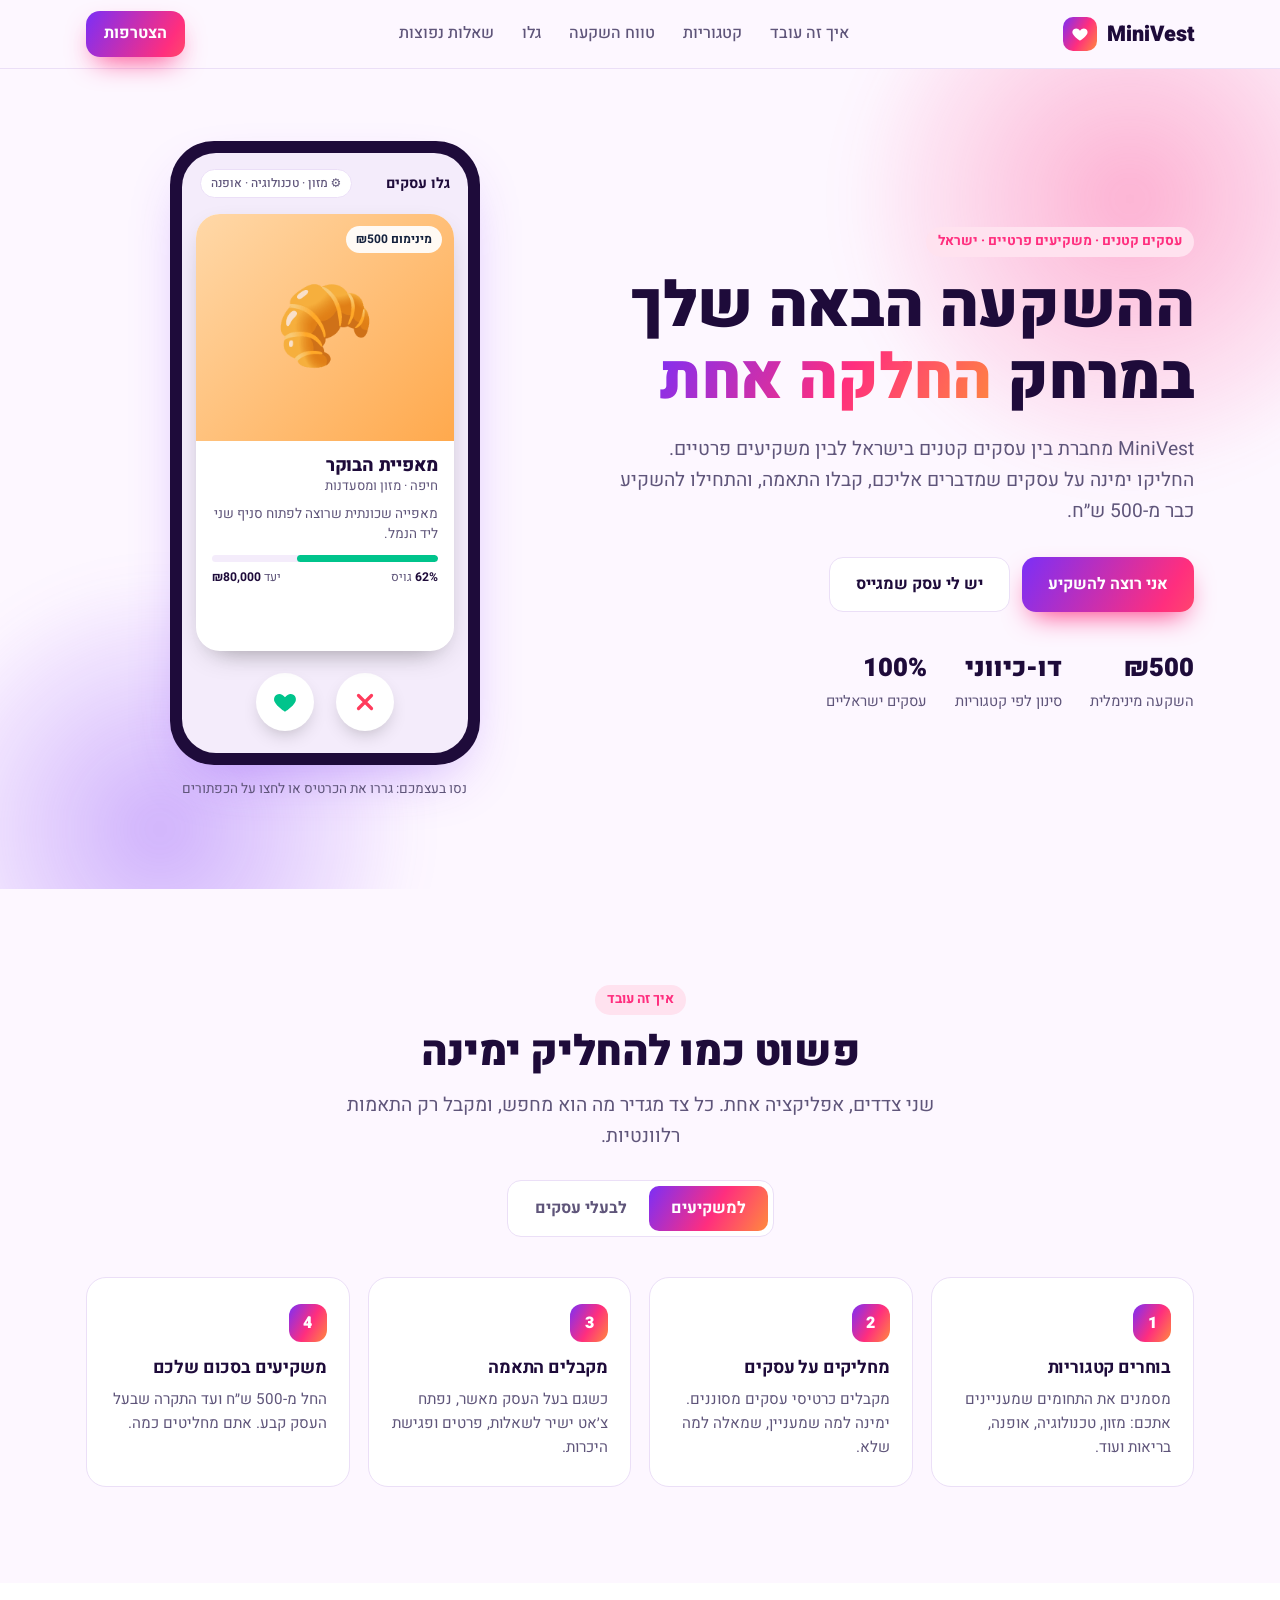
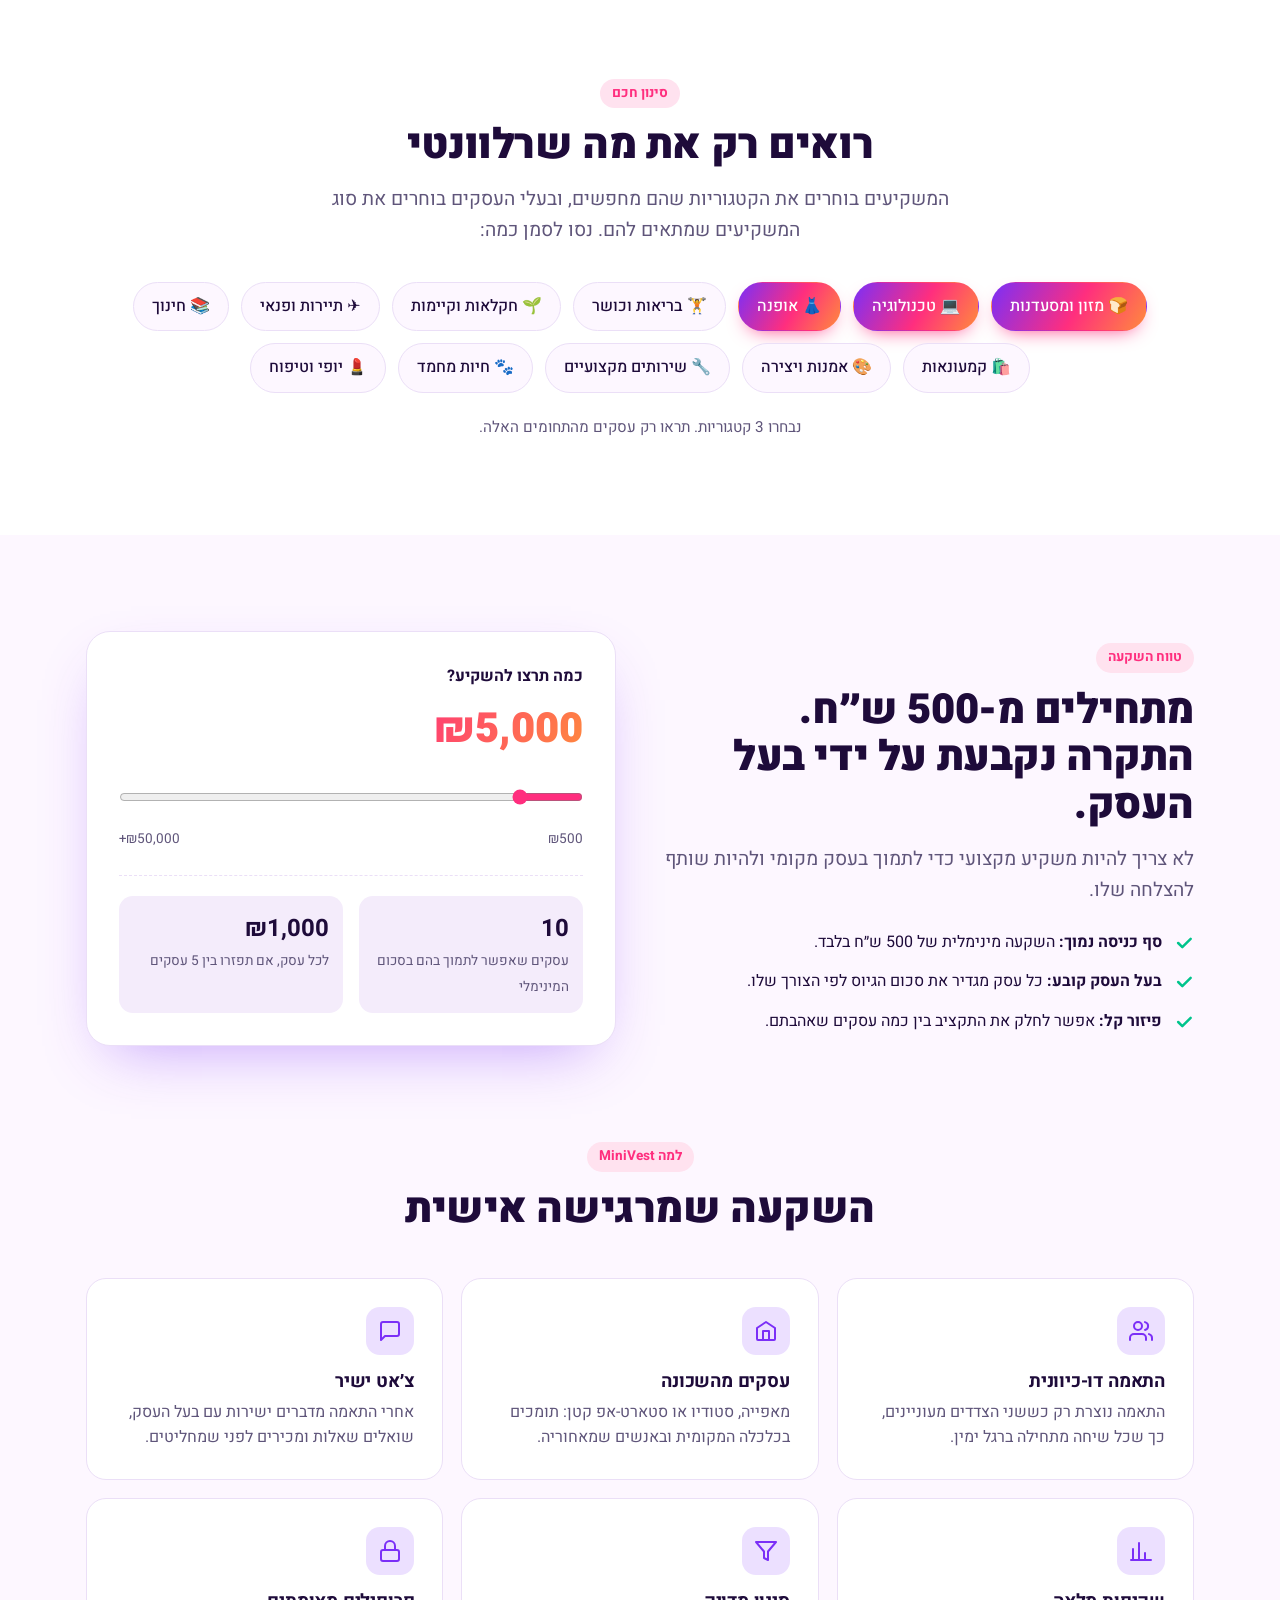
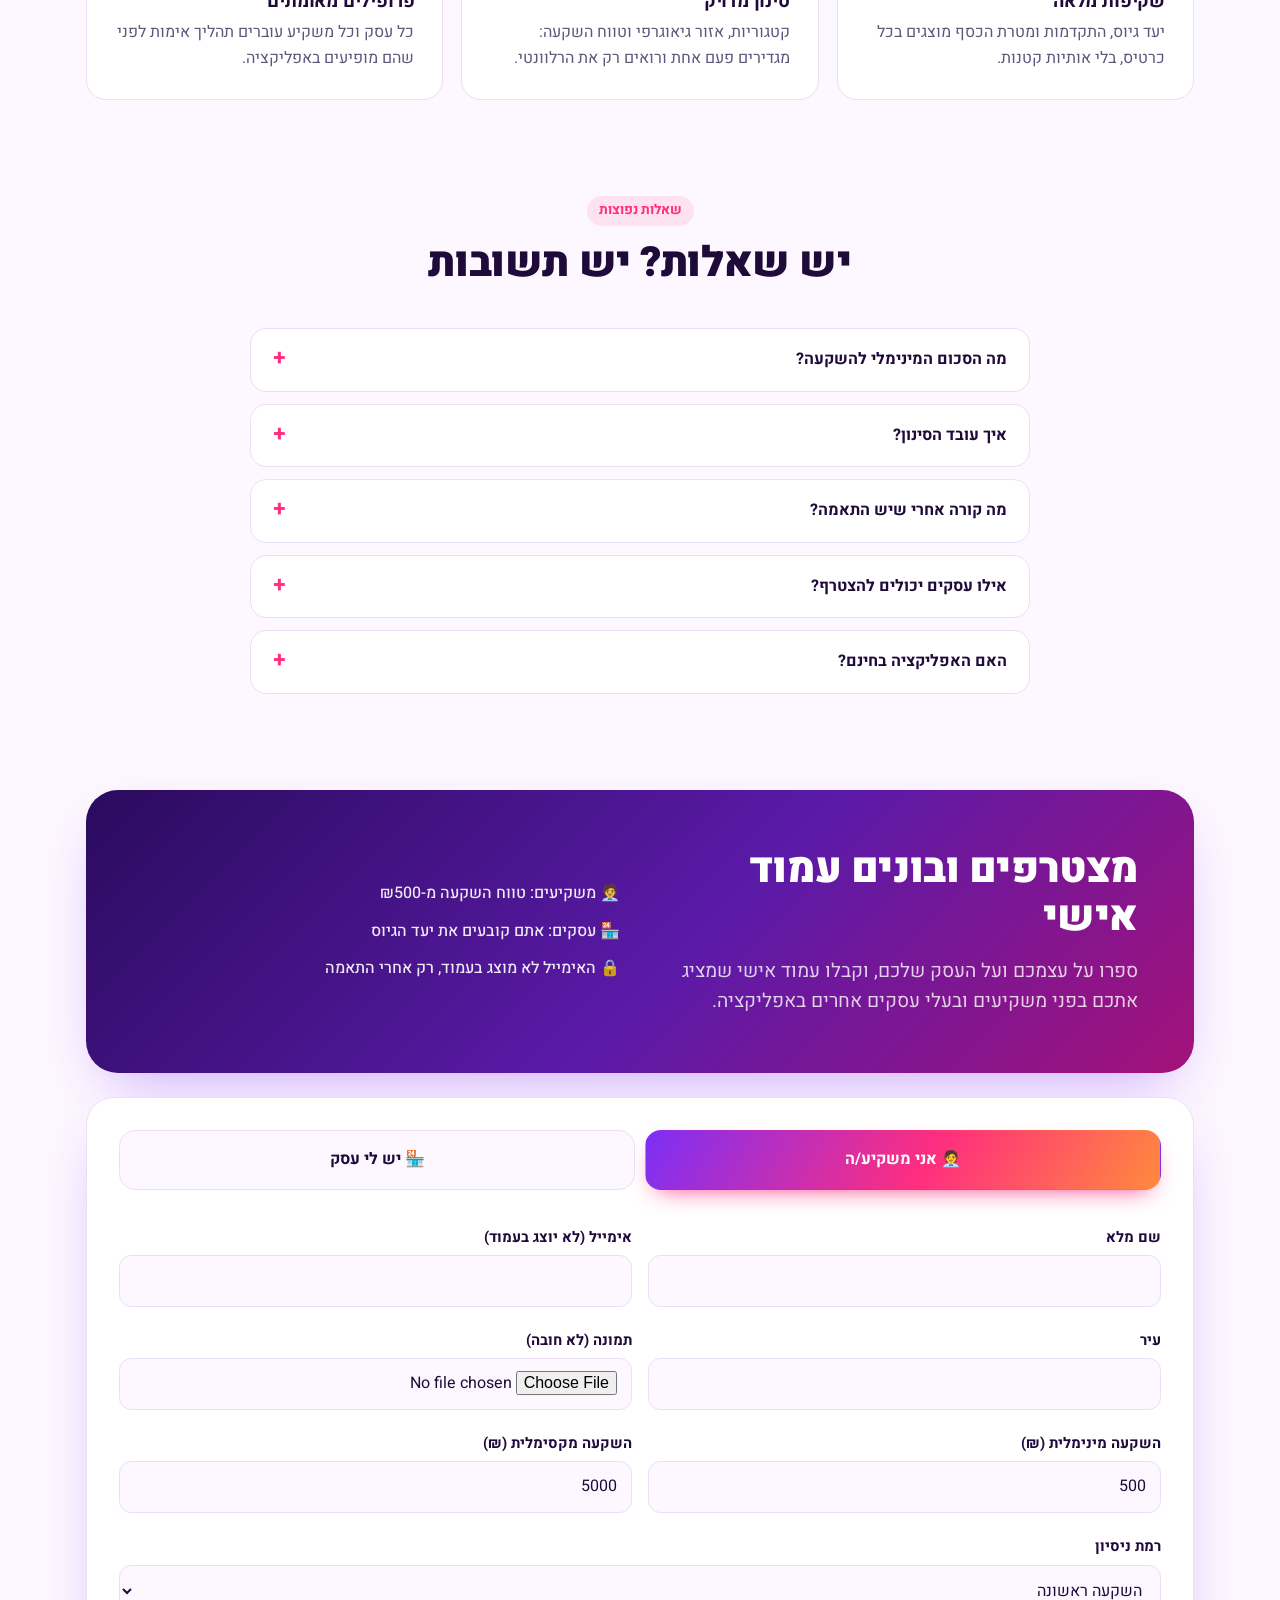
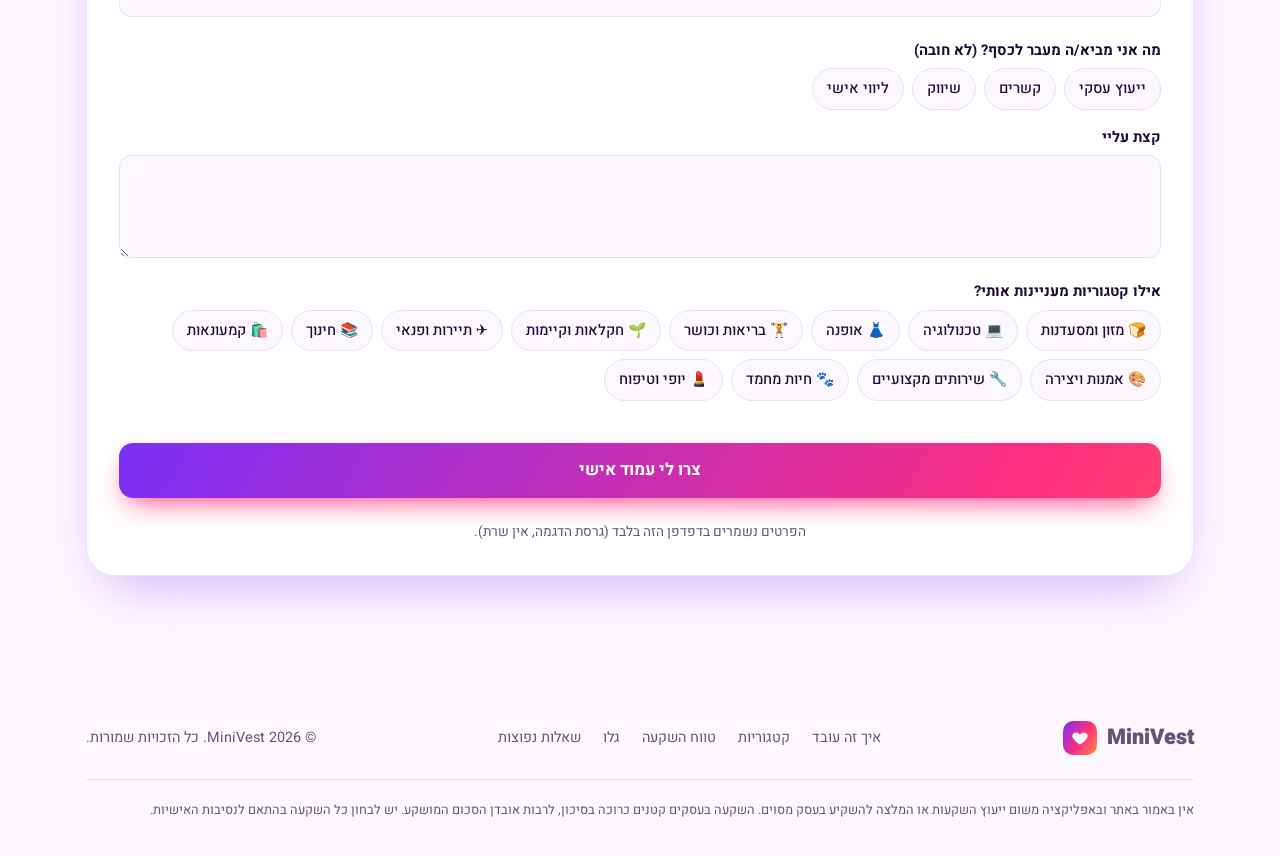
<file: index.html>
<!doctype html>
<html lang="he" dir="rtl">
<head>
<meta charset="utf-8">
<meta name="viewport" content="width=device-width, initial-scale=1">
<title>MiniVest – משקיעים פוגשים עסקים קטנים</title>
<meta name="description" content="MiniVest – אפליקציה שמחברת עסקים קטנים בישראל למשקיעים פרטיים בפורמט החלקה. השקעה החל מ-500 ש״ח.">
<link rel="preconnect" href="https://fonts.googleapis.com">
<link rel="preconnect" href="https://fonts.gstatic.com" crossorigin>
<link href="https://fonts.googleapis.com/css2?family=Heebo:wght@400;500;700;800;900&display=swap" rel="stylesheet">
<link rel="stylesheet" href="styles.css">

</head>
<body>

<header>
  <div class="wrap nav">
    <a href="#" class="logo" aria-label="MiniVest">
      <span class="logo-mark"><svg width="18" height="18" viewBox="0 0 24 24" fill="currentColor"><path d="M12 21s-7.5-4.6-9.6-9.2C.9 8.4 3 4.5 6.8 4.5c2.1 0 3.6 1.2 5.2 3 1.6-1.8 3.1-3 5.2-3 3.8 0 5.9 3.9 4.4 7.3C19.5 16.4 12 21 12 21z"/></svg></span>
      MiniVest
    </a>
    <nav class="nav-links" id="navLinks">
      <a href="#how">איך זה עובד</a>
      <a href="#categories">קטגוריות</a>
      <a href="#range">טווח השקעה</a>
      <a href="explore.html">גלו</a>
      <a href="#faq">שאלות נפוצות</a>
    </nav>
    <a href="#join" class="btn btn-primary" id="joinBtn">הצטרפות</a>
    <button class="menu-btn" id="menuBtn" aria-label="תפריט" aria-expanded="false">
      <svg width="26" height="26" viewBox="0 0 24 24" fill="none" stroke="currentColor" stroke-width="2" stroke-linecap="round"><path d="M4 7h16M4 12h16M4 17h16"/></svg>
    </button>
  </div>
</header>

<main>
<!-- HERO -->
<section class="hero">
  <div class="wrap hero-grid">
    <div>
      <span class="eyebrow">עסקים קטנים · משקיעים פרטיים · ישראל</span>
      <h1>ההשקעה הבאה שלך<br>במרחק <em>החלקה אחת</em></h1>
      <p class="lead">MiniVest מחברת בין עסקים קטנים בישראל לבין משקיעים פרטיים. החליקו ימינה על עסקים שמדברים אליכם, קבלו התאמה, והתחילו להשקיע כבר מ-500 ש״ח.</p>
      <div class="hero-ctas">
        <a href="#join" class="btn btn-primary" data-role="investor">אני רוצה להשקיע</a>
        <a href="#join" class="btn btn-ghost" data-role="business">יש לי עסק שמגייס</a>
      </div>
      <div class="hero-facts">
        <div class="fact"><b>₪500</b><span>השקעה מינימלית</span></div>
        <div class="fact"><b>דו-כיווני</b><span>סינון לפי קטגוריות</span></div>
        <div class="fact"><b>100%</b><span>עסקים ישראליים</span></div>
      </div>
    </div>

    <div>
      <div class="phone" aria-label="הדגמת האפליקציה">
        <div class="screen">
          <div class="screen-top">
            <span>גלו עסקים</span>
            <span class="filter-pill">⚙ מזון · טכנולוגיה · אופנה</span>
          </div>
          <div class="deck" id="deck"></div>
          <div class="actions">
            <button class="act nope" id="nopeBtn" aria-label="לא מתאים">
              <svg width="26" height="26" viewBox="0 0 24 24" fill="none" stroke="currentColor" stroke-width="3" stroke-linecap="round"><path d="M6 6l12 12M18 6L6 18"/></svg>
            </button>
            <button class="act like" id="likeBtn" aria-label="מעניין אותי">
              <svg width="26" height="26" viewBox="0 0 24 24" fill="currentColor"><path d="M12 21s-7.5-4.6-9.6-9.2C.9 8.4 3 4.5 6.8 4.5c2.1 0 3.6 1.2 5.2 3 1.6-1.8 3.1-3 5.2-3 3.8 0 5.9 3.9 4.4 7.3C19.5 16.4 12 21 12 21z"/></svg>
            </button>
          </div>
          <div class="match" id="match">
            <div style="font-size:3rem">🤝</div>
            <h4>יש התאמה!</h4>
            <p id="matchText">גם בעל העסק מעוניין בך. אפשר להתחיל לדבר.</p>
          </div>
        </div>
      </div>
      <p class="demo-hint">נסו בעצמכם: גררו את הכרטיס או לחצו על הכפתורים</p>
    </div>
  </div>
</section>

<!-- HOW -->
<section id="how" class="center">
  <div class="wrap">
    <span class="eyebrow">איך זה עובד</span>
    <h2>פשוט כמו להחליק ימינה</h2>
    <p class="lead">שני צדדים, אפליקציה אחת. כל צד מגדיר מה הוא מחפש, ומקבל רק התאמות רלוונטיות.</p>
    <div class="tabs" role="tablist">
      <button class="tab" role="tab" aria-selected="true" data-tab="investors">למשקיעים</button>
      <button class="tab" role="tab" aria-selected="false" data-tab="owners">לבעלי עסקים</button>
    </div>
    <div class="steps" id="tab-investors">
      <div class="step"><div class="step-n">1</div><h3>בוחרים קטגוריות</h3><p>מסמנים את התחומים שמעניינים אתכם: מזון, טכנולוגיה, אופנה, בריאות ועוד.</p></div>
      <div class="step"><div class="step-n">2</div><h3>מחליקים על עסקים</h3><p>מקבלים כרטיסי עסקים מסוננים. ימינה למה שמעניין, שמאלה למה שלא.</p></div>
      <div class="step"><div class="step-n">3</div><h3>מקבלים התאמה</h3><p>כשגם בעל העסק מאשר, נפתח צ׳אט ישיר לשאלות, פרטים ופגישת היכרות.</p></div>
      <div class="step"><div class="step-n">4</div><h3>משקיעים בסכום שלכם</h3><p>החל מ-500 ש״ח ועד התקרה שבעל העסק קבע. אתם מחליטים כמה.</p></div>
    </div>
    <div class="steps" id="tab-owners" hidden>
      <div class="step"><div class="step-n">1</div><h3>יוצרים פרופיל עסק</h3><p>מספרים על העסק, מעלים תמונות ומגדירים את יעד הגיוס ומטרתו.</p></div>
      <div class="step"><div class="step-n">2</div><h3>קובעים את התנאים</h3><p>אתם קובעים את סכום הגיוס המקסימלי ואת סוג המשקיעים שאתם מחפשים.</p></div>
      <div class="step"><div class="step-n">3</div><h3>מחליקים על משקיעים</h3><p>מסננים משקיעים לפי תחומי עניין, ניסיון וטווח השקעה, ומאשרים את המתאימים.</p></div>
      <div class="step"><div class="step-n">4</div><h3>מגייסים ומתקדמים</h3><p>אחרי התאמה מדברים ישירות, סוגרים פרטים ומקבלים את ההון לצמיחה.</p></div>
    </div>
  </div>
</section>

<!-- CATEGORIES -->
<section id="categories" class="cats-section center">
  <div class="wrap">
    <span class="eyebrow">סינון חכם</span>
    <h2>רואים רק את מה שרלוונטי</h2>
    <p class="lead">המשקיעים בוחרים את הקטגוריות שהם מחפשים, ובעלי העסקים בוחרים את סוג המשקיעים שמתאים להם. נסו לסמן כמה:</p>
    <div class="cats" id="cats">
      <button class="chip" aria-pressed="true">🍞 מזון ומסעדנות</button>
      <button class="chip" aria-pressed="true">💻 טכנולוגיה</button>
      <button class="chip" aria-pressed="true">👗 אופנה</button>
      <button class="chip" aria-pressed="false">🏋️ בריאות וכושר</button>
      <button class="chip" aria-pressed="false">🌱 חקלאות וקיימות</button>
      <button class="chip" aria-pressed="false">✈️ תיירות ופנאי</button>
      <button class="chip" aria-pressed="false">📚 חינוך</button>
      <button class="chip" aria-pressed="false">🛍️ קמעונאות</button>
      <button class="chip" aria-pressed="false">🎨 אמנות ויצירה</button>
      <button class="chip" aria-pressed="false">🔧 שירותים מקצועיים</button>
      <button class="chip" aria-pressed="false">🐾 חיות מחמד</button>
      <button class="chip" aria-pressed="false">💄 יופי וטיפוח</button>
    </div>
    <p class="cats-note" id="catsNote"></p>
  </div>
</section>

<!-- RANGE -->
<section id="range">
  <div class="wrap range-grid">
    <div>
      <span class="eyebrow">טווח השקעה</span>
      <h2>מתחילים מ-500 ש״ח.<br>התקרה נקבעת על ידי בעל העסק.</h2>
      <p class="lead">לא צריך להיות משקיע מקצועי כדי לתמוך בעסק מקומי ולהיות שותף להצלחה שלו.</p>
      <ul class="checks">
        <li><svg width="20" height="20" viewBox="0 0 24 24" fill="none" stroke="currentColor" stroke-width="3" stroke-linecap="round" stroke-linejoin="round"><path d="M5 12l5 5L20 7"/></svg><span><b>סף כניסה נמוך:</b> השקעה מינימלית של 500 ש״ח בלבד.</span></li>
        <li><svg width="20" height="20" viewBox="0 0 24 24" fill="none" stroke="currentColor" stroke-width="3" stroke-linecap="round" stroke-linejoin="round"><path d="M5 12l5 5L20 7"/></svg><span><b>בעל העסק קובע:</b> כל עסק מגדיר את סכום הגיוס לפי הצורך שלו.</span></li>
        <li><svg width="20" height="20" viewBox="0 0 24 24" fill="none" stroke="currentColor" stroke-width="3" stroke-linecap="round" stroke-linejoin="round"><path d="M5 12l5 5L20 7"/></svg><span><b>פיזור קל:</b> אפשר לחלק את התקציב בין כמה עסקים שאהבתם.</span></li>
      </ul>
    </div>
    <div class="calc">
      <label for="amount">כמה תרצו להשקיע?</label>
      <div class="calc-amount" id="amountOut">₪5,000</div>
      <input type="range" id="amount" min="500" max="50000" step="500" value="5000">
      <div class="range-ends"><span>₪500</span><span>₪50,000+</span></div>
      <div class="calc-out">
        <div><b id="bizCount">10</b><span>עסקים שאפשר לתמוך בהם בסכום המינימלי</span></div>
        <div><b id="perBiz">₪1,000</b><span>לכל עסק, אם תפזרו בין 5 עסקים</span></div>
      </div>
    </div>
  </div>
</section>

<!-- FEATURES -->
<section class="center" style="padding-top:0">
  <div class="wrap">
    <span class="eyebrow">למה MiniVest</span>
    <h2>השקעה שמרגישה אישית</h2>
    <div class="features" style="text-align:right">
      <div class="feature"><div class="ic"><svg width="24" height="24" viewBox="0 0 24 24" fill="none" stroke="currentColor" stroke-width="2" stroke-linecap="round" stroke-linejoin="round"><path d="M17 21v-2a4 4 0 00-4-4H5a4 4 0 00-4 4v2"/><circle cx="9" cy="7" r="4"/><path d="M23 21v-2a4 4 0 00-3-3.9M16 3.1a4 4 0 010 7.8"/></svg></div><h3>התאמה דו-כיוונית</h3><p>התאמה נוצרת רק כששני הצדדים מעוניינים, כך שכל שיחה מתחילה ברגל ימין.</p></div>
      <div class="feature"><div class="ic"><svg width="24" height="24" viewBox="0 0 24 24" fill="none" stroke="currentColor" stroke-width="2" stroke-linecap="round" stroke-linejoin="round"><path d="M3 9l9-6 9 6v11a1 1 0 01-1 1H4a1 1 0 01-1-1z"/><path d="M9 21V12h6v9"/></svg></div><h3>עסקים מהשכונה</h3><p>מאפייה, סטודיו או סטארט-אפ קטן: תומכים בכלכלה המקומית ובאנשים שמאחוריה.</p></div>
      <div class="feature"><div class="ic"><svg width="24" height="24" viewBox="0 0 24 24" fill="none" stroke="currentColor" stroke-width="2" stroke-linecap="round" stroke-linejoin="round"><path d="M21 15a2 2 0 01-2 2H7l-4 4V5a2 2 0 012-2h14a2 2 0 012 2z"/></svg></div><h3>צ׳אט ישיר</h3><p>אחרי התאמה מדברים ישירות עם בעל העסק, שואלים שאלות ומכירים לפני שמחליטים.</p></div>
      <div class="feature"><div class="ic"><svg width="24" height="24" viewBox="0 0 24 24" fill="none" stroke="currentColor" stroke-width="2" stroke-linecap="round" stroke-linejoin="round"><path d="M4 21V10M10 21V4M16 21v-7M22 21H2"/></svg></div><h3>שקיפות מלאה</h3><p>יעד גיוס, התקדמות ומטרת הכסף מוצגים בכל כרטיס, בלי אותיות קטנות.</p></div>
      <div class="feature"><div class="ic"><svg width="24" height="24" viewBox="0 0 24 24" fill="none" stroke="currentColor" stroke-width="2" stroke-linecap="round" stroke-linejoin="round"><path d="M22 3H2l8 9.5V19l4 2v-8.5z"/></svg></div><h3>סינון מדויק</h3><p>קטגוריות, אזור גיאוגרפי וטווח השקעה: מגדירים פעם אחת ורואים רק את הרלוונטי.</p></div>
      <div class="feature"><div class="ic"><svg width="24" height="24" viewBox="0 0 24 24" fill="none" stroke="currentColor" stroke-width="2" stroke-linecap="round" stroke-linejoin="round"><rect x="3" y="11" width="18" height="11" rx="2"/><path d="M7 11V7a5 5 0 0110 0v4"/></svg></div><h3>פרופילים מאומתים</h3><p>כל עסק וכל משקיע עוברים תהליך אימות לפני שהם מופיעים באפליקציה.</p></div>
    </div>
  </div>
</section>

<!-- FAQ -->
<section id="faq" class="center" style="padding-top:0">
  <div class="wrap">
    <span class="eyebrow">שאלות נפוצות</span>
    <h2>יש שאלות? יש תשובות</h2>
    <div class="faq" style="text-align:right">
      <details><summary>מה הסכום המינימלי להשקעה?</summary><p>אפשר להשקיע בעסק החל מ-500 ש״ח. הסכום המקסימלי לכל גיוס נקבע על ידי בעל העסק לפי הצורך שלו.</p></details>
      <details><summary>איך עובד הסינון?</summary><p>משקיעים בוחרים את הקטגוריות שמעניינות אותם ורואים רק עסקים מאותם תחומים. בעלי עסקים מסננים באותה דרך את המשקיעים שמתאימים להם.</p></details>
      <details><summary>מה קורה אחרי שיש התאמה?</summary><p>כששני הצדדים החליקו ימינה, נפתח צ׳אט ישיר ביניהם. שם אפשר לשאול שאלות, לקבל מידע נוסף ולקבוע פגישה לפני החלטה על השקעה.</p></details>
      <details><summary>אילו עסקים יכולים להצטרף?</summary><p>עסקים קטנים הרשומים בישראל, מכל תחום: מסעדנות, קמעונאות, טכנולוגיה, שירותים ועוד.</p></details>
      <details><summary>האם האפליקציה בחינם?</summary><p>ההרשמה וההחלקה חינמיות לשני הצדדים. פרטים על עמלות יפורסמו לקראת ההשקה.</p></details>
    </div>
  </div>
</section>

<!-- JOIN -->
<section id="join" style="padding-top:0">
  <div class="wrap">
    <div class="cta-box">
      <div>
        <h2 id="joinTitle">מצטרפים ובונים עמוד אישי</h2>
        <p class="lead">ספרו על עצמכם ועל העסק שלכם, וקבלו עמוד אישי שמציג אתכם בפני משקיעים ובעלי עסקים אחרים באפליקציה.</p>
      </div>
      <ul class="join-points">
        <li>🧑‍💼 משקיעים: טווח השקעה מ-₪500</li>
        <li>🏪 עסקים: אתם קובעים את יעד הגיוס</li>
        <li>🔒 האימייל לא מוצג בעמוד, רק אחרי התאמה</li>
      </ul>
    </div>

    <form id="joinForm" class="join-card" novalidate>
      <div class="role-toggle" role="group" aria-label="אני">
        <button type="button" class="role-btn" data-pick="investor" aria-pressed="true">🧑‍💼 אני משקיע/ה</button>
        <button type="button" class="role-btn" data-pick="business" aria-pressed="false">🏪 יש לי עסק</button>
      </div>

      <div class="form-grid">
        <div class="field"><label for="f-name">שם מלא</label><input id="f-name" name="name" type="text" maxlength="60" autocomplete="name"><span class="err"></span></div>
        <div class="field"><label for="f-email">אימייל (לא יוצג בעמוד)</label><input id="f-email" name="email" type="email" dir="ltr" autocomplete="email"><span class="err"></span></div>
        <div class="field"><label for="f-city">עיר</label><input id="f-city" name="city" type="text" maxlength="40" autocomplete="address-level2"><span class="err"></span></div>
        <div class="field"><label for="f-photo">תמונה (לא חובה)</label><input id="f-photo" name="photo" type="file" accept="image/*"><span class="err"></span></div>

        <div class="field full" data-only="business"><label for="f-biz">שם העסק</label><input id="f-biz" name="bizName" type="text" maxlength="60"><span class="err"></span></div>
        <div class="field" data-only="business"><label for="f-bizcat">קטגוריה ראשית של העסק</label><select id="f-bizcat" name="bizCategory"></select><span class="err"></span></div>
        <div class="field" data-only="business"><label for="f-years">שנות פעילות</label><input id="f-years" name="years" type="number" min="0" max="100" inputmode="numeric"><span class="err"></span></div>
        <div class="field" data-only="business"><label for="f-goal">יעד גיוס (₪)</label><input id="f-goal" name="goal" type="number" min="500" step="100" inputmode="numeric" placeholder="לפחות 500"><span class="err"></span></div>
        <div class="field" data-only="business"><label for="f-link">אתר או אינסטגרם (לא חובה)</label><input id="f-link" name="link" type="url" dir="ltr" placeholder="https://"><span class="err"></span></div>
        <div class="field full" data-only="business"><label for="f-purpose">למה אתם מגייסים?</label><input id="f-purpose" name="purpose" type="text" maxlength="120" placeholder="לדוגמה: פתיחת סניף שני"><span class="err"></span></div>

        <div class="field" data-only="investor"><label for="f-min">השקעה מינימלית (₪)</label><input id="f-min" name="minInvest" type="number" min="500" step="100" value="500" inputmode="numeric"><span class="err"></span></div>
        <div class="field" data-only="investor"><label for="f-max">השקעה מקסימלית (₪)</label><input id="f-max" name="maxInvest" type="number" min="500" step="100" value="5000" inputmode="numeric"><span class="err"></span></div>
        <div class="field full" data-only="investor"><label for="f-exp">רמת ניסיון</label><select id="f-exp" name="experience"></select><span class="err"></span></div>
        <div class="field full" data-only="investor"><label id="l-brings">מה אני מביא/ה מעבר לכסף? (לא חובה)</label><div class="chips-row" id="f-brings" role="group" aria-labelledby="l-brings"></div></div>

        <div class="field full"><label for="f-about" id="l-about">קצת עליי</label><textarea id="f-about" name="about" rows="3" maxlength="300"></textarea><span class="err"></span></div>
        <div class="field full"><label id="l-cats">אילו קטגוריות מעניינות אותי?</label><div class="chips-row" id="f-cats" role="group" aria-labelledby="l-cats"></div><span class="err"></span></div>
      </div>

      <button class="btn btn-primary submit" type="submit">צרו לי עמוד אישי</button>
      <p class="form-note" id="formNote">הפרטים נשמרים בדפדפן הזה בלבד (גרסת הדגמה, אין שרת).</p>
    </form>
  </div>
</section>
</main>

<footer>
  <div class="wrap">
    <div class="foot">
      <a href="#" class="logo"><span class="logo-mark"><svg width="18" height="18" viewBox="0 0 24 24" fill="currentColor"><path d="M12 21s-7.5-4.6-9.6-9.2C.9 8.4 3 4.5 6.8 4.5c2.1 0 3.6 1.2 5.2 3 1.6-1.8 3.1-3 5.2-3 3.8 0 5.9 3.9 4.4 7.3C19.5 16.4 12 21 12 21z"/></svg></span>MiniVest</a>
      <nav><a href="#how">איך זה עובד</a><a href="#categories">קטגוריות</a><a href="#range">טווח השקעה</a><a href="explore.html">גלו</a><a href="#faq">שאלות נפוצות</a></nav>
      <span>© 2026 MiniVest. כל הזכויות שמורות.</span>
    </div>
    <p class="disclaimer">אין באמור באתר ובאפליקציה משום ייעוץ השקעות או המלצה להשקיע בעסק מסוים. השקעה בעסקים קטנים כרוכה בסיכון, לרבות אובדן הסכום המושקע. יש לבחון כל השקעה בהתאם לנסיבות האישיות.</p>
  </div>
</footer>

<script src="store.js"></script>
<script>
// Demo business cards for the swipe simulator (illustrative only)
const BUSINESSES = [
  {name:"מאפיית הבוקר", loc:"חיפה · מזון ומסעדנות", emoji:"🥐", bg:"linear-gradient(135deg,#ffd8a8,#ffa94d)", desc:"מאפייה שכונתית שרוצה לפתוח סניף שני ליד הנמל.", raised:62, goal:80000},
  {name:"קוד לילדים", loc:"תל אביב · חינוך וטכנולוגיה", emoji:"🧑‍💻", bg:"linear-gradient(135deg,#a5d8ff,#4dabf7)", desc:"חוגי תכנות לילדים, מגייסים לפיתוח פלטפורמה אונליין.", raised:35, goal:120000},
  {name:"סטודיו נול", loc:"ירושלים · אופנה", emoji:"🧵", bg:"linear-gradient(135deg,#fcc2d7,#f783ac)", desc:"מותג בגדים ממוחזרים, מגייסים למכונת תפירה תעשייתית.", raised:81, goal:45000},
  {name:"חוות השקד", loc:"עמק יזרעאל · חקלאות", emoji:"🌱", bg:"linear-gradient(135deg,#b2f2bb,#51cf66)", desc:"חווה אורגנית משפחתית שמרחיבה משלוחים ישירות לבית.", raised:48, goal:150000},
  {name:"פיט בשכונה", loc:"באר שבע · בריאות וכושר", emoji:"🏋️", bg:"linear-gradient(135deg,#d0bfff,#9775fa)", desc:"סטודיו אימונים קטן שמוסיף חדר אימוני קבוצות.", raised:22, goal:60000},
];
const fmt = MV.fmt;
const deck = document.getElementById("deck");
const match = document.getElementById("match");
let idx = 0, busy = false;

function cardHTML(b){
  return `<span class="stamp like">LIKE</span><span class="stamp nope">NOPE</span>
  <div class="card-img" style="background:${b.bg}"><span class="card-tag">מינימום ₪500</span>${b.emoji}</div>
  <div class="card-body"><h3>${b.name}</h3><div class="card-loc">${b.loc}</div><p>${b.desc}</p>
  <div class="bar"><i style="width:${b.raised}%"></i></div>
  <div class="card-meta"><span><b>${b.raised}%</b> גויס</span><span>יעד <b>${fmt(b.goal)}</b></span></div></div>`;
}
function render(){
  deck.innerHTML = "";
  for(let i=1;i>=0;i--){
    const b = BUSINESSES[(idx+i)%BUSINESSES.length];
    const c = document.createElement("div");
    c.className = "card";
    c.innerHTML = cardHTML(b);
    if(i===1){c.style.transform="scale(.94) translateY(12px)";c.style.opacity=".7"}
    else attachDrag(c);
    deck.appendChild(c);
  }
}
function swipe(dir){
  if(busy) return; busy = true;
  const top = deck.lastElementChild, next = deck.firstElementChild;
  top.style.transform = `translateX(${dir*420}px) rotate(${dir*24}deg)`;
  top.style.opacity = "0";
  top.querySelector(dir>0?".stamp.like":".stamp.nope").style.opacity = 1;
  next.style.transform = ""; next.style.opacity = "1";
  const liked = dir>0, b = BUSINESSES[idx%BUSINESSES.length];
  setTimeout(()=>{
    idx++;
    if(liked && Math.random() < .6){
      document.getElementById("matchText").textContent = `גם ${b.name} מעוניינים בך. אפשר להתחיל לדבר!`;
      match.classList.add("show");
      setTimeout(()=>{match.classList.remove("show");render();busy=false},1600);
    } else {render();busy=false}
  },350);
}
function attachDrag(card){
  let sx=0, dx=0, down=false;
  const like = card.querySelector(".stamp.like"), nope = card.querySelector(".stamp.nope");
  card.addEventListener("pointerdown",e=>{if(busy)return;down=true;sx=e.clientX;dx=0;card.classList.add("dragging");card.setPointerCapture(e.pointerId)});
  card.addEventListener("pointermove",e=>{
    if(!down) return; dx = e.clientX - sx;
    card.style.transform = `translateX(${dx}px) rotate(${dx/14}deg)`;
    like.style.opacity = Math.max(0, dx/100); nope.style.opacity = Math.max(0, -dx/100);
  });
  const end=()=>{
    if(!down) return; down=false; card.classList.remove("dragging");
    if(Math.abs(dx)>90) swipe(Math.sign(dx));
    else {card.style.transform="";like.style.opacity=0;nope.style.opacity=0}
  };
  card.addEventListener("pointerup",end); card.addEventListener("pointercancel",end);
}
document.getElementById("likeBtn").onclick = ()=>swipe(1);
document.getElementById("nopeBtn").onclick = ()=>swipe(-1);
render();

// Tabs
document.querySelectorAll(".tab").forEach(t=>t.addEventListener("click",()=>{
  document.querySelectorAll(".tab").forEach(x=>x.setAttribute("aria-selected", x===t));
  document.getElementById("tab-investors").hidden = t.dataset.tab!=="investors";
  document.getElementById("tab-owners").hidden = t.dataset.tab!=="owners";
}));

// Category chips
const chips = [...document.querySelectorAll("#cats .chip")];
const catsNote = document.getElementById("catsNote");
function updateCats(){
  const n = chips.filter(c=>c.getAttribute("aria-pressed")==="true").length;
  catsNote.textContent = n ? `נבחרו ${n} קטגוריות. תראו רק עסקים מהתחומים האלה.` : "לא נבחרו קטגוריות. סמנו לפחות אחת כדי לראות עסקים.";
}
chips.forEach(c=>c.addEventListener("click",()=>{c.setAttribute("aria-pressed", c.getAttribute("aria-pressed")!=="true");updateCats()}));
updateCats();

// Investment calculator
const amount = document.getElementById("amount");
function updateCalc(){
  const v = +amount.value;
  document.getElementById("amountOut").textContent = fmt(v) + (v>=50000?"+":"");
  document.getElementById("bizCount").textContent = Math.floor(v/500);
  document.getElementById("perBiz").textContent = fmt(Math.max(500, Math.round(v/5/100)*100));
}
amount.addEventListener("input",updateCalc); updateCalc();

// ---- Signup form: builds a profile, saves it via MV.save, then opens profile.html ----
const form = document.getElementById("joinForm");
let role = "investor", photoData = null, editing = null;

function chipRow(el, items, selected){
  el.innerHTML = items.map(([id,label])=>`<button type="button" class="chip" data-id="${id}" aria-pressed="${selected.includes(id)}">${label}</button>`).join("");
  el.querySelectorAll(".chip").forEach(c=>c.addEventListener("click",()=>c.setAttribute("aria-pressed", c.getAttribute("aria-pressed")!=="true")));
}
const picked = el => [...el.querySelectorAll('.chip[aria-pressed="true"]')].map(c=>c.dataset.id);
const opts = items => items.map(([id,label])=>`<option value="${id}">${label}</option>`).join("");

chipRow(document.getElementById("f-cats"), MV.CATEGORIES.map(c=>[c.id, c.emoji+" "+c.label]), []);
chipRow(document.getElementById("f-brings"), Object.entries(MV.BRINGS), []);
document.getElementById("f-bizcat").innerHTML = opts(MV.CATEGORIES.map(c=>[c.id, c.emoji+" "+c.label]));
document.getElementById("f-exp").innerHTML = opts(Object.entries(MV.EXPERIENCE));

function setRole(r){
  role = r;
  document.querySelectorAll(".role-btn").forEach(b=>b.setAttribute("aria-pressed", b.dataset.pick===r));
  form.querySelectorAll("[data-only]").forEach(el=>el.hidden = el.dataset.only!==r);
  document.getElementById("l-about").textContent = r==="business" ? "קצת על העסק שלנו" : "קצת עליי";
  document.getElementById("l-cats").textContent = r==="business" ? "באילו תחומים העסק פעיל?" : "אילו קטגוריות מעניינות אותי?";
}
document.querySelectorAll(".role-btn").forEach(b=>b.addEventListener("click",()=>setRole(b.dataset.pick)));
// Hero CTAs preselect the role
document.querySelectorAll("[data-role]").forEach(a=>a.addEventListener("click",()=>setRole(a.dataset.role)));
setRole("investor");

document.getElementById("f-photo").addEventListener("change", async e=>{
  const f = e.target.files[0]; photoData = null;
  if(!f) return;
  try{ photoData = await MV.resizeImage(f); }catch(err){ showErr("photo","לא הצלחנו לקרוא את התמונה, נסו קובץ אחר."); }
});

function showErr(name, msg){
  const input = form.elements[name] || document.getElementById("f-"+name);
  const field = input && input.closest ? input.closest(".field") : null;
  const span = field && field.querySelector(".err");
  if(span) span.textContent = msg;
  return !!msg;
}
function clearErrs(){ form.querySelectorAll(".err").forEach(s=>s.textContent=""); }

function validate(v){
  clearErrs();
  let bad = false;
  const e = (n,m)=>{ showErr(n,m); bad = true; };
  if(!v.name) e("name","נא למלא שם.");
  if(!/^\S+@\S+\.\S+$/.test(v.email)) e("email","נא למלא כתובת אימייל תקינה.");
  if(!v.city) e("city","נא למלא עיר.");
  if(role==="business"){
    if(!v.bizName) e("bizName","נא למלא את שם העסק.");
    if(!(v.goal>=500)) e("goal","יעד הגיוס חייב להיות לפחות ₪500.");
    if(!v.purpose) e("purpose","נא לכתוב בקצרה למה מגייסים.");
  } else {
    if(!(v.minInvest>=500)) e("minInvest","הסכום המינימלי הוא ₪500.");
    if(!(v.maxInvest>=v.minInvest)) e("maxInvest","הסכום המקסימלי צריך להיות לפחות כמו המינימום.");
  }
  if(!v.categories.length){ bad = true; document.getElementById("f-cats").closest(".field").querySelector(".err").textContent = "נא לבחור לפחות קטגוריה אחת."; }
  return !bad;
}

form.addEventListener("submit", e=>{
  e.preventDefault();
  const g = n => form.elements[n].value.trim();
  const v = {
    role, id: editing && editing.id, created: editing ? editing.created : Date.now(),
    name: g("name"), email: g("email"), city: g("city"), about: g("about"),
    categories: picked(document.getElementById("f-cats")),
    photo: photoData || (editing && editing.photo) || null,
  };
  if(role==="business"){
    Object.assign(v, {bizName:g("bizName"), bizCategory:g("bizCategory"), years:Number(g("years"))||0, goal:Number(g("goal")), purpose:g("purpose"), link:g("link"), raised:0});
  } else {
    Object.assign(v, {minInvest:Number(g("minInvest")), maxInvest:Number(g("maxInvest")), experience:g("experience"), brings:picked(document.getElementById("f-brings"))});
  }
  if(!validate(v)){ const first = form.querySelector(".err:not(:empty)"); if(first) first.scrollIntoView({block:"center",behavior:"smooth"}); return; }
  if(v.link && !/^https?:\/\//i.test(v.link)) v.link = "https://" + v.link;
  const id = MV.save(v);
  if(!id){ document.getElementById("formNote").textContent = "לא הצלחנו לשמור בדפדפן (אחסון חסום או מלא). נסו תמונה קטנה יותר או דפדפן אחר."; return; }
  location.href = "profile.html?id=" + encodeURIComponent(id) + (editing ? "" : "&new=1");
});

// Edit mode: ?edit=1 refills the form with the saved profile
(function(){
  const me = MV.myId();
  if(!me || !/[?&]edit=1/.test(location.search)) return;
  editing = MV.get(me);
  if(!editing) return;
  setRole(editing.role);
  const set = (n,val)=>{ if(val!=null && form.elements[n]) form.elements[n].value = val; };
  ["name","email","city","about","bizName","bizCategory","years","goal","purpose","link","minInvest","maxInvest","experience"].forEach(n=>set(n, editing[n]));
  chipRow(document.getElementById("f-cats"), MV.CATEGORIES.map(c=>[c.id, c.emoji+" "+c.label]), editing.categories||[]);
  chipRow(document.getElementById("f-brings"), Object.entries(MV.BRINGS), editing.brings||[]);
  document.getElementById("joinTitle").textContent = "עריכת העמוד האישי";
  form.querySelector(".submit").textContent = "שמרו שינויים";
})();

</script>
</body>
</html>
</file>
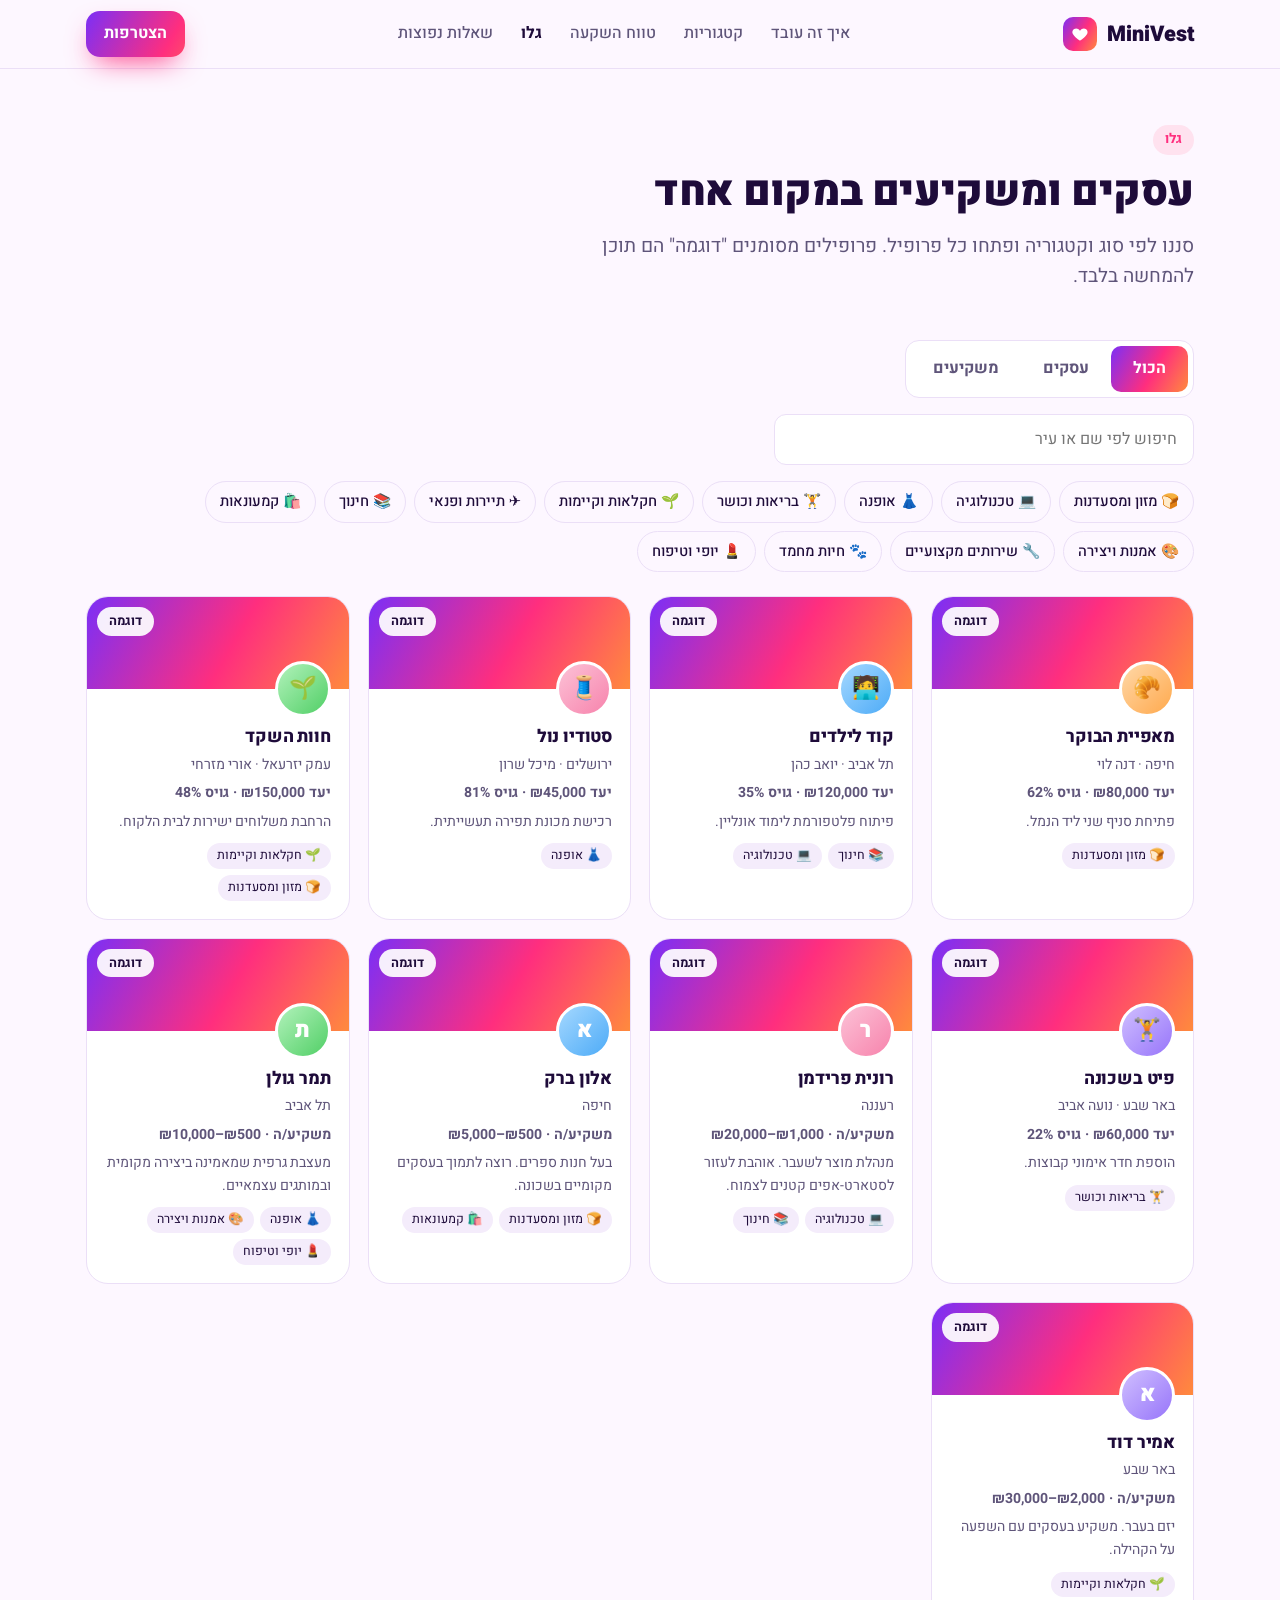
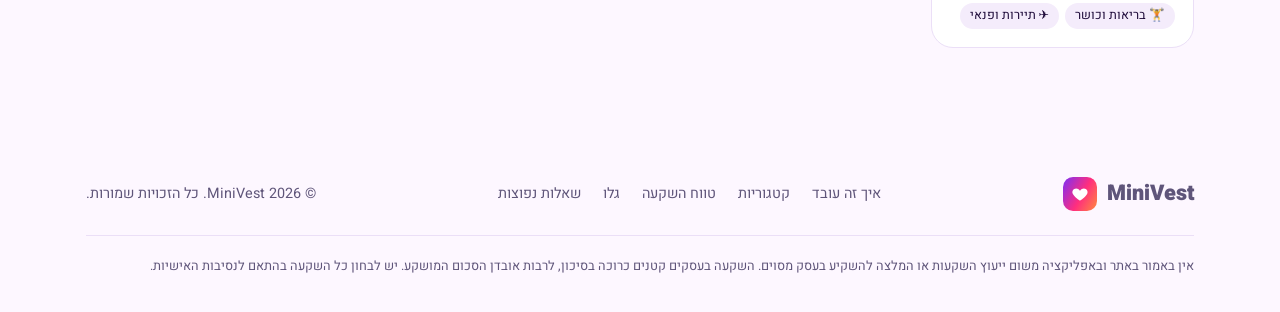
<file: explore.html>
<!doctype html>
<html lang="he" dir="rtl">
<head>
<meta charset="utf-8">
<meta name="viewport" content="width=device-width, initial-scale=1">
<title>גלו עסקים ומשקיעים – MiniVest</title>
<link rel="preconnect" href="https://fonts.googleapis.com">
<link rel="preconnect" href="https://fonts.gstatic.com" crossorigin>
<link href="https://fonts.googleapis.com/css2?family=Heebo:wght@400;500;700;800;900&display=swap" rel="stylesheet">
<link rel="stylesheet" href="styles.css">
</head>
<body>

<header>
  <div class="wrap nav">
    <a href="index.html" class="logo" aria-label="MiniVest">
      <span class="logo-mark"><svg width="18" height="18" viewBox="0 0 24 24" fill="currentColor"><path d="M12 21s-7.5-4.6-9.6-9.2C.9 8.4 3 4.5 6.8 4.5c2.1 0 3.6 1.2 5.2 3 1.6-1.8 3.1-3 5.2-3 3.8 0 5.9 3.9 4.4 7.3C19.5 16.4 12 21 12 21z"/></svg></span>
      MiniVest
    </a>
    <nav class="nav-links" id="navLinks">
      <a href="index.html#how">איך זה עובד</a>
      <a href="index.html#categories">קטגוריות</a>
      <a href="index.html#range">טווח השקעה</a>
      <a href="explore.html" class="current">גלו</a>
      <a href="index.html#faq">שאלות נפוצות</a>
    </nav>
    <a href="index.html#join" class="btn btn-primary" id="joinBtn">הצטרפות</a>
    <button class="menu-btn" id="menuBtn" aria-label="תפריט" aria-expanded="false">
      <svg width="26" height="26" viewBox="0 0 24 24" fill="none" stroke="currentColor" stroke-width="2" stroke-linecap="round"><path d="M4 7h16M4 12h16M4 17h16"/></svg>
    </button>
  </div>
</header>

<main>
  <div class="wrap">
    <div class="ex-head">
      <span class="eyebrow">גלו</span>
      <h2>עסקים ומשקיעים במקום אחד</h2>
      <p class="lead">סננו לפי סוג וקטגוריה ופתחו כל פרופיל. פרופילים מסומנים "דוגמה" הם תוכן להמחשה בלבד.</p>
    </div>

    <div class="ex-tools">
      <div class="tabs" role="tablist">
        <button class="tab" role="tab" aria-selected="true" data-role="all">הכול</button>
        <button class="tab" role="tab" aria-selected="false" data-role="business">עסקים</button>
        <button class="tab" role="tab" aria-selected="false" data-role="investor">משקיעים</button>
      </div>
      <input class="ex-search" id="q" type="search" placeholder="חיפוש לפי שם או עיר" aria-label="חיפוש">
      <div class="chips-row" id="catFilter" role="group" aria-label="סינון לפי קטגוריה"></div>
    </div>

    <div class="ex-grid" id="grid" aria-live="polite"></div>
  </div>
</main>

<footer>
  <div class="wrap">
    <div class="foot">
      <a href="index.html" class="logo"><span class="logo-mark"><svg width="18" height="18" viewBox="0 0 24 24" fill="currentColor"><path d="M12 21s-7.5-4.6-9.6-9.2C.9 8.4 3 4.5 6.8 4.5c2.1 0 3.6 1.2 5.2 3 1.6-1.8 3.1-3 5.2-3 3.8 0 5.9 3.9 4.4 7.3C19.5 16.4 12 21 12 21z"/></svg></span>MiniVest</a>
      <nav><a href="index.html#how">איך זה עובד</a><a href="index.html#categories">קטגוריות</a><a href="index.html#range">טווח השקעה</a><a href="explore.html">גלו</a><a href="index.html#faq">שאלות נפוצות</a></nav>
      <span>© 2026 MiniVest. כל הזכויות שמורות.</span>
    </div>
    <p class="disclaimer">אין באמור באתר ובאפליקציה משום ייעוץ השקעות או המלצה להשקיע בעסק מסוים. השקעה בעסקים קטנים כרוכה בסיכון, לרבות אובדן הסכום המושקע. יש לבחון כל השקעה בהתאם לנסיבות האישיות.</p>
  </div>
</footer>

<script src="store.js"></script>
<script>
const e = MV.esc, grid = document.getElementById("grid");
let role = "all", cats = new Set(), q = "";

const filter = document.getElementById("catFilter");
filter.innerHTML = MV.CATEGORIES.map(c => `<button type="button" class="chip" data-id="${c.id}" aria-pressed="false">${c.emoji} ${e(c.label)}</button>`).join("");
filter.querySelectorAll(".chip").forEach(b => b.addEventListener("click", () => {
  const on = b.getAttribute("aria-pressed") !== "true";
  b.setAttribute("aria-pressed", on); on ? cats.add(b.dataset.id) : cats.delete(b.dataset.id); draw();
}));
document.querySelectorAll(".tab").forEach(t => t.addEventListener("click", () => {
  document.querySelectorAll(".tab").forEach(x => x.setAttribute("aria-selected", x === t));
  role = t.dataset.role; draw();
}));
document.getElementById("q").addEventListener("input", ev => { q = ev.target.value.trim().toLowerCase(); draw(); });

function card(p, mine) {
  const isBiz = p.role === "business";
  const tags = (p.categories || []).slice(0, 3).map(id => MV.cat(id)).filter(Boolean).map(c => `<span class="tag">${c.emoji} ${e(c.label)}</span>`).join("");
  const line = isBiz
    ? `יעד ${MV.fmt(p.goal)} · גויס ${e(p.raised || 0)}%`
    : `משקיע/ה · ${MV.fmt(p.minInvest)}–${MV.fmt(p.maxInvest)}`;
  const label = mine ? `<span class="badge you">זה/זו את/ה</span>` : p.sample ? `<span class="badge">דוגמה</span>` : `<span class="badge">${isBiz ? "עסק" : "משקיע/ה"}</span>`;
  return `<a class="ecard" href="profile.html?id=${encodeURIComponent(p.id)}">
    <div class="ecard-top">${label}${MV.avatar(p)}</div>
    <div class="ecard-body"><h3>${e(MV.displayName(p))}</h3>
      <div class="p-sub">${e(p.city || "")}${isBiz ? " · " + e(p.name) : ""}</div>
      <div class="p-sub"><b>${line}</b></div>
      <p>${e(isBiz ? (p.purpose || p.about || "") : (p.about || ""))}</p>
      <div class="tags">${tags}</div></div></a>`;
}

function draw() {
  const me = MV.myId();
  const list = MV.all().filter(p =>
    (role === "all" || p.role === role) &&
    (!cats.size || (p.categories || []).some(c => cats.has(c))) &&
    (!q || (MV.displayName(p) + " " + p.name + " " + (p.city || "")).toLowerCase().includes(q)));
  // own profile first, then user-created, then samples
  list.sort((a, b) => (b.id === me) - (a.id === me) || (!!a.sample - !!b.sample));
  grid.innerHTML = list.length ? list.map(p => card(p, p.id === me)).join("")
    : `<div class="ex-empty"><h3>לא נמצאו פרופילים</h3><p>נסו להסיר סינון או לשנות את החיפוש.</p></div>`;
}
draw();
</script>
</body>
</html>
</file>
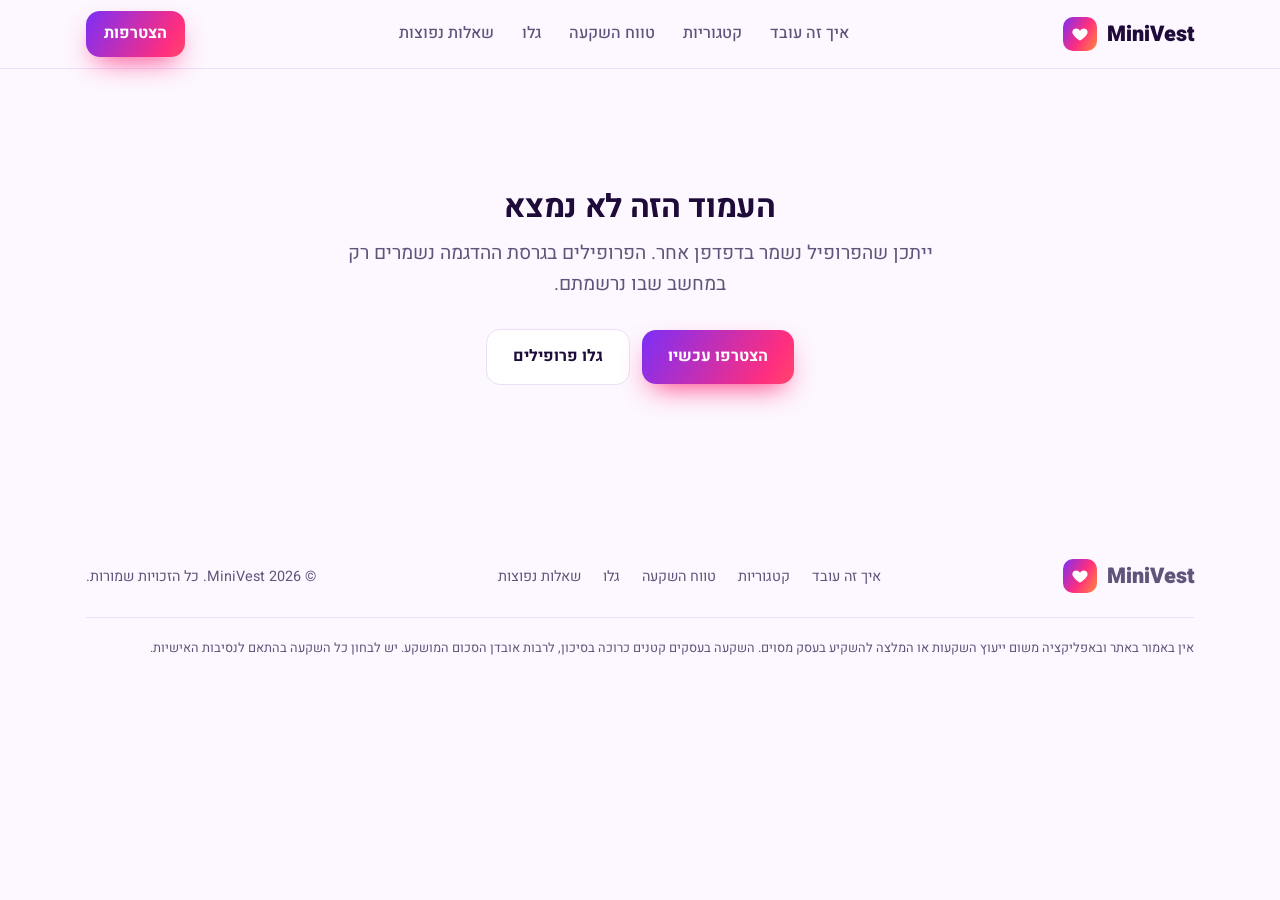
<file: profile.html>
<!doctype html>
<html lang="he" dir="rtl">
<head>
<meta charset="utf-8">
<meta name="viewport" content="width=device-width, initial-scale=1">
<title>העמוד האישי – MiniVest</title>
<link rel="preconnect" href="https://fonts.googleapis.com">
<link rel="preconnect" href="https://fonts.gstatic.com" crossorigin>
<link href="https://fonts.googleapis.com/css2?family=Heebo:wght@400;500;700;800;900&display=swap" rel="stylesheet">
<link rel="stylesheet" href="styles.css">
</head>
<body>

<header>
  <div class="wrap nav">
    <a href="index.html" class="logo" aria-label="MiniVest">
      <span class="logo-mark"><svg width="18" height="18" viewBox="0 0 24 24" fill="currentColor"><path d="M12 21s-7.5-4.6-9.6-9.2C.9 8.4 3 4.5 6.8 4.5c2.1 0 3.6 1.2 5.2 3 1.6-1.8 3.1-3 5.2-3 3.8 0 5.9 3.9 4.4 7.3C19.5 16.4 12 21 12 21z"/></svg></span>
      MiniVest
    </a>
    <nav class="nav-links" id="navLinks">
      <a href="index.html#how">איך זה עובד</a>
      <a href="index.html#categories">קטגוריות</a>
      <a href="index.html#range">טווח השקעה</a>
      <a href="explore.html">גלו</a>
      <a href="index.html#faq">שאלות נפוצות</a>
    </nav>
    <a href="index.html#join" class="btn btn-primary" id="joinBtn">הצטרפות</a>
    <button class="menu-btn" id="menuBtn" aria-label="תפריט" aria-expanded="false">
      <svg width="26" height="26" viewBox="0 0 24 24" fill="none" stroke="currentColor" stroke-width="2" stroke-linecap="round"><path d="M4 7h16M4 12h16M4 17h16"/></svg>
    </button>
  </div>
</header>

<main id="main"></main>

<div class="p-match" id="pMatch" role="dialog" aria-modal="true" aria-label="התאמה">
  <div style="font-size:3.4rem">🤝</div>
  <h2>יש התאמה!</h2>
  <p id="pMatchText"></p>
  <button class="btn btn-ghost" id="pMatchClose" style="margin-top:22px">סגירה</button>
</div>

<footer>
  <div class="wrap">
    <div class="foot">
      <a href="index.html" class="logo"><span class="logo-mark"><svg width="18" height="18" viewBox="0 0 24 24" fill="currentColor"><path d="M12 21s-7.5-4.6-9.6-9.2C.9 8.4 3 4.5 6.8 4.5c2.1 0 3.6 1.2 5.2 3 1.6-1.8 3.1-3 5.2-3 3.8 0 5.9 3.9 4.4 7.3C19.5 16.4 12 21 12 21z"/></svg></span>MiniVest</a>
      <nav><a href="index.html#how">איך זה עובד</a><a href="index.html#categories">קטגוריות</a><a href="index.html#range">טווח השקעה</a><a href="explore.html">גלו</a><a href="index.html#faq">שאלות נפוצות</a></nav>
      <span>© 2026 MiniVest. כל הזכויות שמורות.</span>
    </div>
    <p class="disclaimer">אין באמור באתר ובאפליקציה משום ייעוץ השקעות או המלצה להשקיע בעסק מסוים. השקעה בעסקים קטנים כרוכה בסיכון, לרבות אובדן הסכום המושקע. יש לבחון כל השקעה בהתאם לנסיבות האישיות.</p>
  </div>
</footer>

<script src="store.js"></script>
<script>
const params = new URLSearchParams(location.search);
const p = MV.get(params.get("id") || "");
const main = document.getElementById("main");
const e = MV.esc;

function notFound(){
  document.title = "העמוד לא נמצא – MiniVest";
  main.innerHTML = `<div class="wrap notfound"><h1>העמוד הזה לא נמצא</h1>
    <p class="lead" style="margin:12px auto 24px">ייתכן שהפרופיל נשמר בדפדפן אחר. הפרופילים בגרסת ההדגמה נשמרים רק במחשב שבו נרשמתם.</p>
    <a class="btn btn-primary" href="index.html#join">הצטרפו עכשיו</a><a class="btn btn-ghost" href="explore.html">גלו פרופילים</a></div>`;
}

function render(p){
  const isBiz = p.role === "business", mine = p.id === MV.myId();
  const title = MV.displayName(p);
  document.title = title + " – MiniVest";

  const tags = (p.categories || []).map(id => MV.cat(id)).filter(Boolean)
    .map(c => `<span class="tag">${c.emoji} ${e(c.label)}</span>`).join("");

  let stats = "", blocks = "";
  if (isBiz) {
    const raisedAmt = Math.round((p.goal || 0) * (p.raised || 0) / 100);
    stats = `<div class="stats">
      <div class="stat"><b>${MV.fmt(p.goal)}</b><span>יעד גיוס</span></div>
      <div class="stat"><b>${MV.fmt(500)}</b><span>השקעה מינימלית</span></div>
      <div class="stat"><b>${e(p.years || 0)}</b><span>שנות פעילות</span></div></div>
      <div class="p-block"><h2>התקדמות הגיוס</h2>
        <div class="p-bar" role="progressbar" aria-valuenow="${e(p.raised || 0)}" aria-valuemin="0" aria-valuemax="100"><i style="width:${Math.min(100, Math.max(0, +p.raised || 0))}%"></i></div>
        <div class="p-sub">גויסו ${MV.fmt(raisedAmt)} מתוך ${MV.fmt(p.goal)} (${e(p.raised || 0)}%)</div></div>`;
    if (p.purpose) blocks += `<div class="p-block"><h2>למה מגייסים?</h2><p>${e(p.purpose)}</p></div>`;
    if (p.about) blocks += `<div class="p-block"><h2>על העסק</h2><p>${e(p.about)}</p></div>`;
    blocks += `<div class="p-block"><h2>בעל/ת העסק</h2><p>${e(p.name)}${p.city ? " · " + e(p.city) : ""}</p></div>`;
    if (p.link && /^https?:\/\//i.test(p.link)) blocks += `<div class="p-block"><h2>קישור</h2><p><a href="${e(p.link)}" target="_blank" rel="noopener noreferrer" style="color:var(--accent);font-weight:700">${e(p.link)}</a></p></div>`;
  } else {
    const brings = (p.brings || []).map(b => MV.BRINGS[b]).filter(Boolean).map(b => `<span class="tag">${e(b)}</span>`).join("");
    stats = `<div class="stats">
      <div class="stat"><b>${MV.fmt(p.minInvest)} – ${MV.fmt(p.maxInvest)}</b><span>טווח השקעה</span></div>
      <div class="stat"><b>${e(MV.EXPERIENCE[p.experience] || "—")}</b><span>רמת ניסיון</span></div></div>`;
    if (p.about) blocks += `<div class="p-block"><h2>קצת עליי</h2><p>${e(p.about)}</p></div>`;
    if (brings) blocks += `<div class="p-block"><h2>מה אני מביא/ה מעבר לכסף</h2><div class="p-tags" style="margin:8px 0 0">${brings}</div></div>`;
  }

  main.innerHTML = `
    ${params.get("new") === "1" && mine ? `<div class="p-new">🎉 העמוד שלך מוכן! ככה אחרים יראו אותך באפליקציה.</div>` : ""}
    <div class="p-band"></div>
    <div class="wrap"><article class="p-card">
      <div class="p-top">${MV.avatar(p, "lg")}
        <div class="p-id" style="padding-bottom:6px">
          <span class="badge ${isBiz ? "biz" : "inv"}">${isBiz ? "🏪 עסק מגייס" : "🧑‍💼 משקיע/ה"}</span>${p.sample ? `<span class="badge sample">פרופיל לדוגמה</span>` : ""}${mine ? `<span class="badge you">זה העמוד שלך</span>` : ""}
          <h1>${e(title)}</h1>
          <div class="p-sub">${isBiz ? e(p.name) + " · " : ""}${e(p.city || "")}</div>
        </div>
      </div>
      ${tags ? `<div class="p-tags">${tags}</div>` : ""}
      ${stats}${blocks}
      <div class="p-contact">🔒 פרטי הקשר נפתחים אחרי התאמה הדדית, כדי לשמור על הפרטיות של כולם.</div>
      <div class="p-actions">
        ${mine ? `<a class="btn btn-primary" href="index.html?edit=1#join">✏️ עריכת העמוד</a>` : `<button class="btn btn-primary" id="likeBtn">♥ מעניין אותי</button>`}
        <button class="btn btn-ghost" id="copyBtn">🔗 העתקת קישור</button>
        <a class="btn btn-ghost" href="explore.html">← לכל הפרופילים</a>
      </div>
    </article></div><div style="height:80px"></div>`;

  const like = document.getElementById("likeBtn");
  if (like) like.onclick = () => {
    document.getElementById("pMatchText").textContent = `גם ${title} מעוניינ/ת בך. בגרסה המלאה נפתח כאן צ׳אט ישיר.`;
    document.getElementById("pMatch").classList.add("show");
  };
  const copy = document.getElementById("copyBtn");
  copy.onclick = async () => {
    const url = location.href.split("&new=1")[0];
    try { await navigator.clipboard.writeText(url); copy.textContent = "✓ הועתק!"; }
    catch (err) { window.prompt("העתיקו את הקישור:", url); }
    setTimeout(() => copy.textContent = "🔗 העתקת קישור", 1800);
  };
}
document.getElementById("pMatchClose").onclick = () => document.getElementById("pMatch").classList.remove("show");
document.addEventListener("keydown", ev => { if (ev.key === "Escape") document.getElementById("pMatch").classList.remove("show"); });

p ? render(p) : notFound();
</script>
</body>
</html>
</file>
<file: styles.css>
:root{
  --bg:#fdf7ff; --surface:#ffffff; --surface-2:#f4ecfb; --ink:#1e0b3a; --muted:#5f557a;
  --line:#ebdff7; --accent:#ff2e7e; --accent-ink:#ffffff; --accent-soft:#ffe2ef;
  --violet:#7b2ff7; --violet-soft:#ece0ff;
  --grad:linear-gradient(120deg,#7b2ff7 0%,#ff2e7e 55%,#ff8a3d 100%);
  --cta-bg:linear-gradient(135deg,#2a0b5e 0%,#5b1aa8 55%,#a3127a 100%);
  --mint:#00c48c; --mint-soft:#d6f8ec; --nope:#ff3b5c; --shadow:0 24px 60px -24px rgba(123,47,247,.45);
}
@media (prefers-color-scheme:dark){
  :root:not([data-theme="light"]){
    --bg:#0f0720; --surface:#1a0f33; --surface-2:#251645; --ink:#f6efff; --muted:#b8aad6;
    --line:#33215a; --accent:#ff4b91; --accent-soft:#3d1433; --violet:#a77bff; --violet-soft:#2b1854;
    --mint:#2fe0a8; --mint-soft:#0f3a30; --shadow:0 24px 60px -24px rgba(255,46,126,.35);
  }
}
:root[data-theme="dark"]{
  --bg:#0f0720; --surface:#1a0f33; --surface-2:#251645; --ink:#f6efff; --muted:#b8aad6;
  --line:#33215a; --accent:#ff4b91; --accent-soft:#3d1433; --violet:#a77bff; --violet-soft:#2b1854;
  --mint:#2fe0a8; --mint-soft:#0f3a30; --shadow:0 24px 60px -24px rgba(255,46,126,.35);
}
*{box-sizing:border-box;margin:0;padding:0}
html{scroll-behavior:smooth}
body{font-family:"Heebo",system-ui,sans-serif;background:var(--bg);color:var(--ink);line-height:1.6;overflow-x:hidden}
a{color:inherit;text-decoration:none}
img,svg{display:block}
.wrap{max-width:1140px;margin:0 auto;padding:0 16px}
section{padding:96px 0}
.eyebrow{display:inline-block;font-weight:700;font-size:.85rem;color:var(--accent);background:var(--accent-soft);padding:4px 12px;border-radius:99px;margin-bottom:14px}
h1,h2,h3{line-height:1.15;letter-spacing:-.01em}
h2{font-size:clamp(1.8rem,3.6vw,2.6rem);font-weight:900;margin-bottom:14px}
.lead{color:var(--muted);font-size:1.2rem;max-width:620px}
.center{text-align:center}.center .lead{margin-inline:auto}
.btn{display:inline-flex;align-items:center;gap:8px;font:inherit;font-weight:700;border:0;cursor:pointer;padding:14px 26px;border-radius:14px;transition:transform .15s,box-shadow .15s}
.btn:hover{transform:translateY(-2px)}
.btn-primary{background:var(--grad);background-size:160% 100%;color:var(--accent-ink);box-shadow:0 12px 28px -10px var(--accent);transition:transform .15s,box-shadow .15s,background-position .4s}
.btn-primary:hover{background-position:100% 0;box-shadow:0 16px 34px -10px var(--violet)}
.btn-ghost{background:var(--surface);color:var(--ink);border:1.5px solid var(--line)}

/* nav */
header{position:sticky;top:0;z-index:50;background:color-mix(in srgb,var(--bg) 85%,transparent);backdrop-filter:blur(10px);border-bottom:1px solid var(--line)}
.nav{display:flex;align-items:center;justify-content:space-between;height:68px}
.logo{display:flex;align-items:center;gap:10px;font-weight:900;font-size:1.35rem;direction:ltr}
.logo-mark{width:34px;height:34px;border-radius:10px;background:var(--grad);display:grid;place-items:center;color:#fff}
.nav-links{display:flex;gap:28px;font-weight:500;color:var(--muted)}
.nav-links a:hover{color:var(--ink)}
.nav .btn{padding:10px 18px}
.menu-btn{display:none;background:none;border:0;color:var(--ink);cursor:pointer}

/* hero */
.hero{padding:72px 0 88px;position:relative}
.hero{overflow:hidden}
.hero::before,.hero::after{content:"";position:absolute;border-radius:50%;filter:blur(20px);z-index:-1;animation:float 12s ease-in-out infinite alternate}
.hero::before{top:-180px;right:-160px;width:620px;height:620px;background:radial-gradient(circle,color-mix(in srgb,var(--accent) 35%,transparent),transparent 65%)}
.hero::after{bottom:-220px;left:-120px;width:560px;height:560px;background:radial-gradient(circle,color-mix(in srgb,var(--violet) 35%,transparent),transparent 65%);animation-delay:-6s}
@keyframes float{to{transform:translate(40px,30px) scale(1.08)}}
@media (prefers-reduced-motion:reduce){.hero::before,.hero::after{animation:none}}
.hero-grid{display:grid;grid-template-columns:1.1fr .9fr;gap:48px;align-items:center}
.hero h1{font-size:clamp(2.3rem,5.4vw,3.9rem);font-weight:900;margin-bottom:20px}
.hero h1 em{font-style:normal;background:var(--grad);-webkit-background-clip:text;background-clip:text;color:transparent}
.hero .lead{margin-bottom:30px}
.hero-ctas{display:flex;gap:12px;flex-wrap:wrap;margin-bottom:36px}
.hero-facts{display:flex;gap:28px;flex-wrap:wrap}
.fact b{display:block;font-size:1.6rem;font-weight:900}
.fact span{color:var(--muted);font-size:.92rem}

/* phone demo */
.phone{width:310px;max-width:100%;margin:0 auto;background:#1e0b3a;border-radius:44px;padding:12px;box-shadow:var(--shadow)}
.screen{background:var(--surface-2);border-radius:34px;overflow:hidden;height:600px;display:flex;flex-direction:column;position:relative}
.screen-top{display:flex;justify-content:space-between;align-items:center;padding:16px 18px 8px;font-weight:700;font-size:.9rem}
.filter-pill{font-size:.75rem;font-weight:500;background:var(--surface);border:1px solid var(--line);padding:4px 10px;border-radius:99px;color:var(--muted)}
.deck{position:relative;flex:1;margin:8px 14px}
.card{position:absolute;inset:0;background:var(--surface);border-radius:24px;box-shadow:0 10px 30px -12px rgba(0,0,0,.3);overflow:hidden;touch-action:none;user-select:none;cursor:grab;transition:transform .35s ease,opacity .35s}
.card.dragging{transition:none;cursor:grabbing}
.card-img{height:52%;display:grid;place-items:center;font-size:5rem;position:relative}
.card-tag{position:absolute;top:12px;right:12px;background:rgba(255,255,255,.92);color:#14213d;font-size:.75rem;font-weight:700;padding:4px 10px;border-radius:99px}
.card-body{padding:14px 16px}
.card-body h3{font-size:1.15rem;font-weight:800}
.card-loc{color:var(--muted);font-size:.82rem;margin-bottom:8px}
.card-body p{font-size:.85rem;color:var(--muted);margin-bottom:10px;line-height:1.45}
.bar{height:7px;background:var(--surface-2);border-radius:99px;overflow:hidden;margin-bottom:6px}
.bar i{display:block;height:100%;background:var(--mint);border-radius:99px}
.card-meta{display:flex;justify-content:space-between;font-size:.76rem;color:var(--muted)}
.card-meta b{color:var(--ink)}
.stamp{position:absolute;top:28px;font-weight:900;font-size:1.6rem;border:4px solid;border-radius:10px;padding:2px 12px;opacity:0;z-index:2}
.stamp.like{left:20px;color:var(--mint);transform:rotate(-14deg)}
.stamp.nope{right:20px;color:var(--nope);transform:rotate(14deg)}
.actions{display:flex;justify-content:center;gap:22px;padding:14px 0 22px}
.act{width:58px;height:58px;border-radius:50%;border:0;background:var(--surface);box-shadow:0 8px 20px -8px rgba(0,0,0,.3);cursor:pointer;display:grid;place-items:center;transition:transform .15s}
.act:hover{transform:scale(1.08)}
.act.nope{color:var(--nope)}.act.like{color:var(--mint)}
.match{position:absolute;inset:0;background:var(--grad);color:#fff;display:flex;flex-direction:column;align-items:center;justify-content:center;text-align:center;padding:24px;opacity:0;pointer-events:none;transition:opacity .3s;z-index:5}
.match.show{opacity:1}
.match h4{font-size:2rem;font-weight:900;margin:8px 0}
.match p{font-size:.92rem;opacity:.95}
.demo-hint{text-align:center;color:var(--muted);font-size:.85rem;margin-top:14px}

/* how */
.tabs{display:inline-flex;background:var(--surface);border:1px solid var(--line);border-radius:14px;padding:5px;margin:28px 0 40px}
.tab{font:inherit;font-weight:700;border:0;background:none;color:var(--muted);padding:10px 22px;border-radius:10px;cursor:pointer}
.tab[aria-selected="true"]{background:var(--grad);color:#fff}
.steps{display:grid;grid-template-columns:repeat(4,1fr);gap:18px;text-align:right}
.steps[hidden]{display:none}
.step{background:var(--surface);border:1px solid var(--line);border-radius:20px;padding:26px 22px}
.step-n{width:38px;height:38px;border-radius:12px;background:var(--grad);color:#fff;font-weight:900;display:grid;place-items:center;margin-bottom:16px}
.step h3{font-size:1.1rem;margin-bottom:8px}
.step p{color:var(--muted);font-size:.95rem}

/* categories */
.cats-section{background:var(--surface)}
.cats{display:flex;flex-wrap:wrap;gap:12px;justify-content:center;margin-top:36px}
.chip{font:inherit;display:inline-flex;align-items:center;gap:8px;padding:11px 18px;border-radius:99px;border:1.5px solid var(--line);background:var(--bg);color:var(--ink);font-weight:500;cursor:pointer;transition:all .15s}
.chip[aria-pressed="true"]{background:var(--grad);color:#fff;border-color:transparent;box-shadow:0 8px 20px -10px var(--accent)}
.cats-note{margin-top:22px;color:var(--muted);font-size:.95rem}

/* range */
.range-grid{display:grid;grid-template-columns:1fr 1fr;gap:48px;align-items:center}
.calc{background:var(--surface);border:1px solid var(--line);border-radius:24px;padding:32px;box-shadow:var(--shadow)}
.calc label{font-weight:700;display:block;margin-bottom:6px}
.calc-amount{font-size:2.6rem;font-weight:900;background:var(--grad);-webkit-background-clip:text;background-clip:text;color:transparent;direction:ltr;text-align:right}
input[type=range]{width:100%;accent-color:var(--accent);margin:12px 0 6px}
.range-ends{display:flex;justify-content:space-between;color:var(--muted);font-size:.85rem}
.calc-out{margin-top:24px;padding-top:20px;border-top:1px dashed var(--line);display:grid;grid-template-columns:1fr 1fr;gap:16px}
.calc-out div{background:var(--surface-2);border-radius:14px;padding:14px}
.calc-out b{font-size:1.5rem;display:block}
.calc-out span{color:var(--muted);font-size:.85rem}
.checks{list-style:none;margin-top:24px;display:grid;gap:14px}
.checks li{display:flex;gap:12px;align-items:flex-start}
.checks svg{flex:none;color:var(--mint);margin-top:3px}

/* features */
.features{display:grid;grid-template-columns:repeat(3,1fr);gap:18px;margin-top:44px}
.feature{background:var(--surface);border:1px solid var(--line);border-radius:20px;padding:28px}
.feature{transition:transform .2s,box-shadow .2s,border-color .2s}
.feature:hover{transform:translateY(-4px);box-shadow:var(--shadow);border-color:var(--accent)}
.feature .ic{width:48px;height:48px;border-radius:14px;display:grid;place-items:center;background:var(--violet-soft);color:var(--violet);margin-bottom:16px}
.feature h3{font-size:1.15rem;margin-bottom:8px}
.feature p{color:var(--muted)}

/* faq */
.faq{max-width:780px;margin:40px auto 0;display:grid;gap:12px}
details{background:var(--surface);border:1px solid var(--line);border-radius:16px;padding:18px 22px}
summary{font-weight:700;cursor:pointer;list-style:none;display:flex;justify-content:space-between;gap:16px}
summary::after{content:"+";font-size:1.4rem;line-height:1;color:var(--accent)}
details[open] summary::after{content:"–"}
details p{color:var(--muted);margin-top:10px}

/* cta */
.cta-box{background:var(--cta-bg);color:#fff;box-shadow:var(--shadow);border-radius:32px;padding:56px;display:grid;grid-template-columns:1fr 1fr;gap:40px;align-items:center}
.cta-box .lead{color:rgba(255,255,255,.8)}
.cta-box input,.cta-box select{background:#fff;color:#1e0b3a}
form{display:grid;gap:12px}
input,select{font:inherit;padding:14px 16px;border-radius:12px;border:1.5px solid transparent;background:var(--bg);color:var(--ink);width:100%}
input:focus,select:focus{outline:none;border-color:var(--accent)}
.form-ok{display:none;background:var(--mint);color:#fff;padding:16px;border-radius:12px;font-weight:700}

footer{padding:48px 0 36px;color:var(--muted);font-size:.9rem}
.foot{display:flex;justify-content:space-between;flex-wrap:wrap;gap:20px;align-items:center;border-bottom:1px solid var(--line);padding-bottom:24px;margin-bottom:20px}
.foot nav{display:flex;gap:22px;flex-wrap:wrap}
.disclaimer{font-size:.8rem;line-height:1.6}

@media (max-width:960px){
  .hero-grid,.range-grid,.cta-box{grid-template-columns:1fr}
  .steps{grid-template-columns:1fr 1fr}
  .features{grid-template-columns:1fr 1fr}
  .cta-box{padding:36px 24px}
}
@media (max-width:720px){
  section{padding:64px 0}
  .nav-links{display:none;position:absolute;top:68px;right:0;left:0;flex-direction:column;gap:0;background:var(--bg);border-bottom:1px solid var(--line);padding:8px 16px}
  .nav-links.open{display:flex}
  .nav-links a{padding:12px 0}
  .menu-btn{display:block}
  .nav .btn{display:none}
  .steps,.features{grid-template-columns:1fr}
  .tabs{display:flex}.tab{flex:1;padding:10px 8px}
  .calc{padding:22px}
}


/* ===== shared: avatar, hidden ===== */
[hidden]{display:none!important}
.avatar{width:56px;height:56px;border-radius:50%;display:grid;place-items:center;font-weight:900;font-size:1.4rem;color:#fff;overflow:hidden;flex:none}
.avatar img{width:100%;height:100%;object-fit:cover}
.avatar.lg{width:128px;height:128px;font-size:3.2rem;border:5px solid var(--surface);box-shadow:var(--shadow)}
.nav-links a.current{color:var(--ink);font-weight:700}

/* ===== signup form ===== */
.join-points{list-style:none;display:grid;gap:12px;color:rgba(255,255,255,.9);font-weight:500}
.join-card{background:var(--surface);border:1px solid var(--line);border-radius:28px;padding:32px;margin-top:24px;box-shadow:var(--shadow)}
.role-toggle{display:grid;grid-template-columns:1fr 1fr;gap:10px;margin-bottom:24px}
.role-btn{font:inherit;font-weight:700;padding:16px;border-radius:16px;border:1.5px solid var(--line);background:var(--bg);color:var(--ink);cursor:pointer;transition:all .15s}
.role-btn[aria-pressed="true"]{background:var(--grad);color:#fff;border-color:transparent;box-shadow:0 10px 24px -12px var(--accent)}
.form-grid{display:grid;grid-template-columns:1fr 1fr;gap:16px}
.field{display:grid;gap:6px;align-content:start}
.field.full{grid-column:1/-1}
.field>label{font-weight:700;font-size:.92rem}
.join-card input,.join-card select,.join-card textarea{font:inherit;padding:12px 14px;border-radius:12px;border:1.5px solid var(--line);background:var(--bg);color:var(--ink);width:100%}
.join-card textarea{resize:vertical}
.join-card input:focus,.join-card select:focus,.join-card textarea:focus{outline:none;border-color:var(--accent)}
.err{color:var(--nope);font-size:.85rem;min-height:0}
.chips-row{display:flex;flex-wrap:wrap;gap:8px}
.chips-row .chip{padding:8px 14px;font-size:.92rem}
.submit{width:100%;justify-content:center;margin-top:24px;font-size:1.05rem}
.form-note{text-align:center;color:var(--muted);font-size:.85rem;margin-top:12px}

/* ===== profile page ===== */
.p-band{background:var(--grad);height:200px}
.p-new{background:var(--mint);color:#fff;text-align:center;font-weight:700;padding:12px 16px}
.p-card{background:var(--surface);border:1px solid var(--line);border-radius:28px;margin:-72px auto 0;max-width:820px;padding:0 32px 36px;box-shadow:var(--shadow)}
.p-top{display:flex;gap:6px 22px;align-items:flex-start;margin-top:-64px}
.p-id{padding-top:72px;min-width:0}
.p-id h1{font-size:clamp(1.6rem,4vw,2.3rem);font-weight:900;line-height:1.2}
.p-sub{color:var(--muted)}
.badge{display:inline-block;font-size:.8rem;font-weight:700;padding:4px 12px;border-radius:99px;margin-bottom:8px}
.badge.biz{background:var(--accent-soft);color:var(--accent)}
.badge.inv{background:var(--violet-soft);color:var(--violet)}
.badge.sample{background:var(--surface-2);color:var(--muted);margin-inline-start:6px}
.p-tags{display:flex;flex-wrap:wrap;gap:8px;margin:22px 0}
.tag{background:var(--surface-2);border-radius:99px;padding:6px 14px;font-size:.9rem}
.p-block{margin-top:26px}
.p-block h2{font-size:1.15rem;margin-bottom:8px}
.p-block p{color:var(--muted);white-space:pre-wrap;overflow-wrap:anywhere}
.stats{display:grid;grid-template-columns:repeat(auto-fit,minmax(150px,1fr));gap:12px;margin-top:26px}
.stat{background:var(--surface-2);border-radius:16px;padding:14px 16px}
.stat b{display:block;font-size:1.25rem}
.stat span{color:var(--muted);font-size:.85rem}
.p-bar{height:12px;background:var(--surface-2);border-radius:99px;overflow:hidden;margin:10px 0 6px}
.p-bar i{display:block;height:100%;background:var(--mint);border-radius:99px}
.p-actions{display:flex;gap:10px;flex-wrap:wrap;margin-top:30px}
.p-contact{margin-top:20px;background:var(--violet-soft);color:var(--ink);border-radius:14px;padding:14px 16px;font-size:.92rem}
.p-match{position:fixed;inset:0;background:var(--grad);color:#fff;display:flex;flex-direction:column;align-items:center;justify-content:center;text-align:center;padding:24px;opacity:0;pointer-events:none;transition:opacity .3s;z-index:100}
.p-match.show{opacity:1}
.p-match h2{font-size:2.6rem;font-weight:900;margin:8px 0}
.notfound{text-align:center;padding:120px 0}
.notfound .btn{margin:6px}

/* ===== explore page ===== */
.ex-head{padding:56px 0 24px}
.ex-tools{display:grid;gap:16px;margin:24px 0}
.ex-tools .tabs{margin:0;justify-self:start}
.ex-search{font:inherit;padding:12px 16px;border-radius:12px;border:1.5px solid var(--line);background:var(--surface);color:var(--ink);width:100%;max-width:420px}
.ex-search:focus{outline:none;border-color:var(--accent)}
.ex-grid{display:grid;grid-template-columns:repeat(auto-fill,minmax(250px,1fr));gap:18px;padding-bottom:80px}
.ecard{display:flex;flex-direction:column;background:var(--surface);border:1px solid var(--line);border-radius:22px;overflow:hidden;transition:transform .2s,box-shadow .2s,border-color .2s}
.ecard:hover{transform:translateY(-4px);box-shadow:var(--shadow);border-color:var(--accent)}
.ecard-top{height:92px;background:var(--grad);position:relative}
.ecard-top .avatar{position:absolute;bottom:-28px;right:18px;border:3px solid var(--surface)}
.ecard-top .badge{position:absolute;top:10px;left:10px;background:rgba(255,255,255,.92);color:#1e0b3a;margin:0}
.ecard-body{padding:38px 18px 18px;display:grid;gap:6px;align-content:start}
.ecard-body h3{font-size:1.1rem;font-weight:800}
.ecard-body .p-sub{font-size:.88rem}
.ecard-body p{font-size:.88rem;color:var(--muted);display:-webkit-box;-webkit-line-clamp:2;-webkit-box-orient:vertical;overflow:hidden}
.ecard .tags{display:flex;flex-wrap:wrap;gap:6px;margin-top:4px}
.ecard .tag{font-size:.78rem;padding:3px 10px}
.you{background:var(--mint);color:#fff}
.ex-empty{grid-column:1/-1;text-align:center;color:var(--muted);padding:60px 0}

@media (max-width:720px){
  .form-grid,.role-toggle{grid-template-columns:1fr}
  .join-card{padding:22px}
  .p-card{padding:0 20px 28px;margin-top:-56px}
  .avatar.lg{width:104px;height:104px;font-size:2.6rem}
  .p-top{margin-top:-52px}
  .p-id{padding-top:60px}
}
</file>
